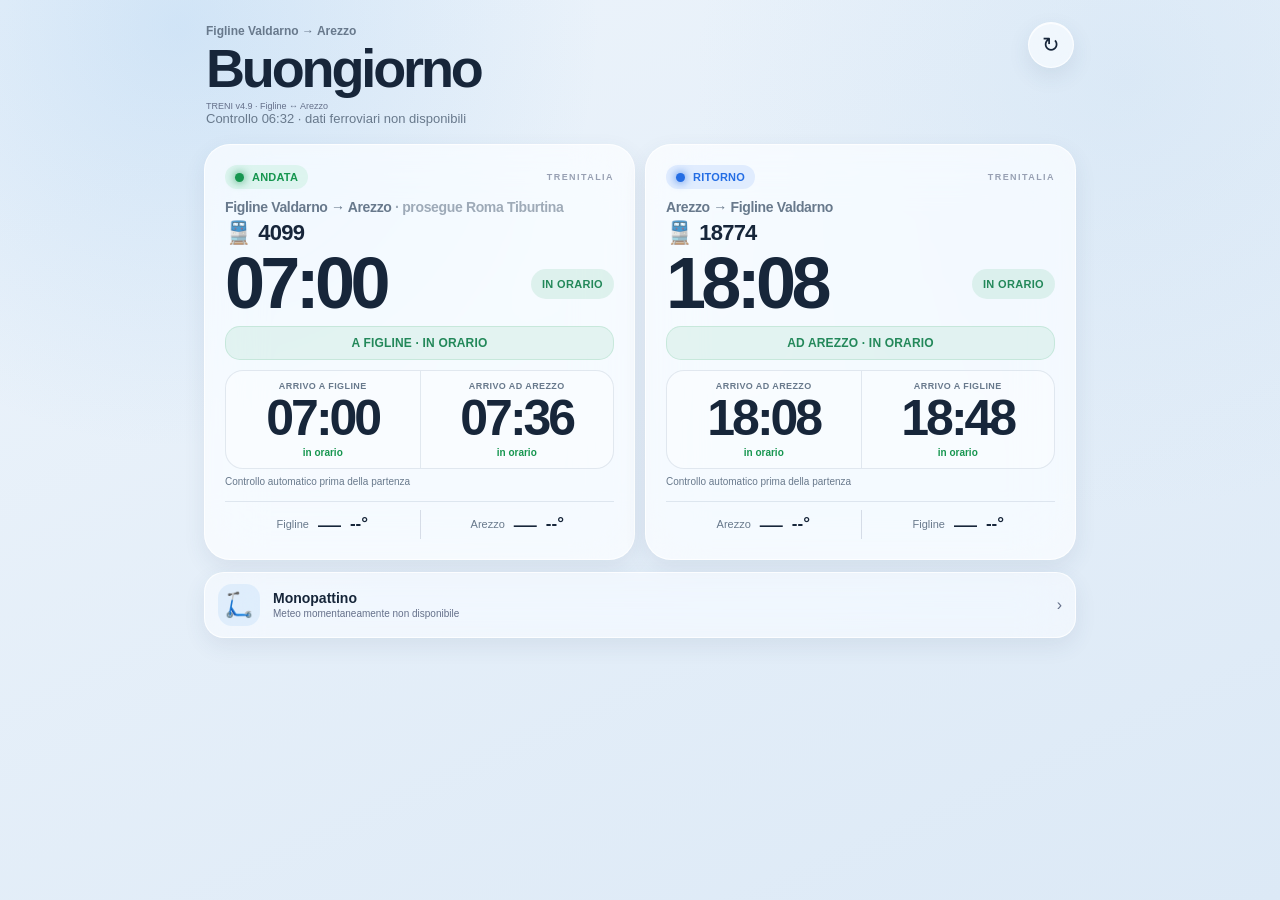
<file: index.html>
<!doctype html>
<html lang="it">
<head>
  <meta charset="utf-8">
<meta http-equiv="Cache-Control" content="no-cache, no-store, must-revalidate">
<meta http-equiv="Pragma" content="no-cache">
<meta http-equiv="Expires" content="0">
  <meta name="viewport" content="width=device-width,initial-scale=1,viewport-fit=cover">
  <meta name="theme-color" content="#f7f9fc" media="(prefers-color-scheme: light)">
  <meta name="theme-color" content="#080a0f" media="(prefers-color-scheme: dark)">
  <meta name="apple-mobile-web-app-capable" content="yes">
  <meta name="apple-mobile-web-app-status-bar-style" content="black-translucent">
  <meta name="apple-mobile-web-app-title" content="Treni Figline">
  <meta name="format-detection" content="telephone=no">
  <link rel="manifest" href="./manifest.webmanifest">
  <link rel="icon" href="./icon.svg" type="image/svg+xml">
  <title>Train</title>
  <style>
    :root{
      color-scheme:light dark;
      --bg:#f4f6fa;--text:#07122f;--muted:#65708a;--border:rgba(103,116,145,.22);
      --shadow:0 18px 50px rgba(54,72,104,.10);--green:#28c866;--orange:#ff8a2b;
      --red:#ff4d4f;--blue:#3478f6;--purple:#6c63ff;
    }
    *{box-sizing:border-box}
    html,body{margin:0;min-height:100%;background:
      radial-gradient(circle at 75% 6%,rgba(255,209,112,.18),transparent 24%),
      radial-gradient(circle at 12% 15%,rgba(130,170,255,.14),transparent 30%),var(--bg);
      color:var(--text);font-family:-apple-system,BlinkMacSystemFont,"SF Pro Display","Segoe UI",sans-serif;
      -webkit-font-smoothing:antialiased}
    body{min-height:100dvh;overflow-x:hidden}
    button{font:inherit;color:inherit;-webkit-tap-highlight-color:transparent}
    .app{width:min(100%,520px);min-height:100dvh;margin:0 auto;padding:
      max(14px,env(safe-area-inset-top)) max(14px,env(safe-area-inset-right))
      max(16px,env(safe-area-inset-bottom)) max(14px,env(safe-area-inset-left));position:relative}
    .hero{position:relative;min-height:174px;padding:10px 6px 12px;overflow:hidden;border-radius:0 0 34px 34px}
    .hero:before,.hero:after{content:"";position:absolute;pointer-events:none;z-index:-2}
    .hero:before{left:-15%;right:-12%;bottom:4px;height:88px;background:
      radial-gradient(ellipse at 13% 100%,rgba(102,126,162,.22) 0 44%,transparent 45%),
      radial-gradient(ellipse at 48% 105%,rgba(112,133,165,.20) 0 50%,transparent 51%),
      radial-gradient(ellipse at 83% 108%,rgba(83,110,150,.18) 0 49%,transparent 50%)}
    .hero:after{width:92px;height:92px;border-radius:50%;right:18px;top:70px;background:rgba(255,218,128,.24);box-shadow:0 0 55px rgba(255,211,102,.22);z-index:-3}
    .topline{display:flex;align-items:flex-start;justify-content:space-between;gap:10px}
    .route-mini{font-size:15px;color:var(--muted);margin-top:7px}
    h1{font-size:clamp(38px,11vw,54px);letter-spacing:-.055em;line-height:.94;margin:7px 0 10px;font-weight:760}
    .refresh-meta{font-size:13px;color:var(--muted)}
    .actions{display:flex;gap:8px}
    .circle{width:48px;height:48px;border:1px solid rgba(255,255,255,.58);background:rgba(255,255,255,.40);
      backdrop-filter:blur(22px);-webkit-backdrop-filter:blur(22px);border-radius:50%;display:grid;place-items:center;
      font-size:21px;box-shadow:inset 0 1px 0 rgba(255,255,255,.7),0 8px 28px rgba(43,60,90,.08);cursor:pointer}
    .circle:active{transform:scale(.985)}
    .cards{display:grid;gap:14px}
    .glass{background:linear-gradient(145deg,rgba(255,255,255,.78),rgba(255,255,255,.55));
      border:1px solid rgba(255,255,255,.76);backdrop-filter:blur(26px) saturate(145%);
      -webkit-backdrop-filter:blur(26px) saturate(145%);box-shadow:var(--shadow),inset 0 1px 0 rgba(255,255,255,.88)}
    .train-card{border-radius:30px;padding:18px 18px 15px;position:relative;overflow:hidden;min-height:310px}
    .train-card:after{content:"";position:absolute;right:-12px;top:70px;width:190px;height:100px;opacity:.10;
      background:linear-gradient(160deg,transparent 0 34%,rgba(65,89,126,.75) 35% 38%,transparent 39%),
      linear-gradient(180deg,transparent 0 58%,rgba(65,89,126,.55) 59% 64%,transparent 65%);transform:skewX(-8deg);pointer-events:none}
    .card-head{display:flex;align-items:center;justify-content:space-between;gap:10px}
    .trip-pill{display:inline-flex;align-items:center;gap:8px;padding:7px 13px;border-radius:999px;font-size:13px;font-weight:780;letter-spacing:.02em}
    .trip-pill.out{color:#179650;background:rgba(40,200,102,.10)} .trip-pill.back{color:#246de4;background:rgba(52,120,246,.11)}
    .dot{width:9px;height:9px;border-radius:50%;background:currentColor;box-shadow:0 0 10px currentColor}
    .brand{font-size:10px;font-weight:750;letter-spacing:.16em;color:#98a0b3}
    .route-line{font-size:19px;font-weight:650;letter-spacing:-.025em;margin-top:13px}
    .train-number{display:flex;align-items:center;gap:10px;margin-top:8px;font-size:32px;font-weight:780;letter-spacing:-.035em}
    .train-glyph{font-size:26px;opacity:.82}
    .main-row{display:flex;align-items:end;justify-content:space-between;gap:12px;margin-top:3px}
    .departure{font-size:clamp(58px,18vw,82px);font-weight:790;letter-spacing:-.065em;line-height:.93}
    .status-pill{display:inline-flex;align-items:center;justify-content:center;gap:8px;min-width:128px;padding:12px 14px;border-radius:999px;
      font-size:15px;font-weight:800;letter-spacing:.03em;box-shadow:0 9px 24px rgba(0,0,0,.09)}
    .status-pill.ok{background:linear-gradient(135deg,#35cf73,#22ba5b);color:#fff}
    .status-pill.delay{background:linear-gradient(135deg,#ff9f43,#ff7b20);color:#fff}
    .status-pill.bad{background:linear-gradient(135deg,#ff625f,#eb3438);color:#fff}
    .status-pill.neutral{background:rgba(119,130,151,.13);color:var(--muted);box-shadow:none}
    .punctuality{display:flex;align-items:center;justify-content:center;width:100%;margin-top:12px;padding:11px 14px;border-radius:16px;font-size:15px;font-weight:900;letter-spacing:.015em;border:1px solid transparent;box-shadow:0 8px 22px rgba(0,0,0,.06)}
    .punctuality.ok{color:#0d7a3d;background:linear-gradient(135deg,rgba(40,200,102,.18),rgba(40,200,102,.09));border-color:rgba(40,200,102,.32)}
    .punctuality.late{color:#fff;background:linear-gradient(135deg,#ff625f,#e73a40);border-color:rgba(255,77,79,.45);box-shadow:0 10px 24px rgba(231,58,64,.20)}
    .punctuality.early{color:#1e63c9;background:linear-gradient(135deg,rgba(52,120,246,.18),rgba(52,120,246,.09));border-color:rgba(52,120,246,.30)}
    .punctuality.bad{color:#fff;background:linear-gradient(135deg,#ff3b30,#c71f2a);border-color:rgba(255,59,48,.48);box-shadow:0 10px 24px rgba(199,31,42,.22)}
    .timing-split{display:grid;grid-template-columns:1fr 1fr;margin-top:10px;border:1px solid rgba(82,96,126,.22);border-radius:18px;overflow:hidden;background:rgba(255,255,255,.36);box-shadow:inset 0 1px 0 rgba(255,255,255,.75)}
    .timing-cell{position:relative;padding:11px 7px 10px;text-align:center;min-width:0}
    .timing-cell:first-child{background:rgba(40,200,102,.055)}
    .timing-cell:last-child{background:rgba(52,120,246,.055)}
    .timing-cell+.timing-cell{border-left:3px solid rgba(92,104,132,.28)}
    .timing-label{font-size:10px;font-weight:850;letter-spacing:.045em;color:var(--muted);text-transform:uppercase;white-space:nowrap}
    .timing-time{font-size:52px;font-weight:900;letter-spacing:-.06em;margin-top:4px;line-height:.95;white-space:nowrap}
    .timing-delta{font-size:11px;font-weight:850;margin-top:4px;color:var(--muted)}
    .timing-delta.late{color:#d6373e}.timing-delta.early{color:#246de4}.timing-delta.ok{color:#179650}
    .subinfo{font-size:14px;color:#4e5a75;margin-top:7px;min-height:19px}
    .live-note{font-size:10px;color:#8791a7;margin-top:5px;min-height:14px}
    .divider{height:1px;background:var(--border);margin:13px 0 10px}
    .weather-strip{display:grid;grid-template-columns:1fr 1fr;align-items:center}
    .weather-item{display:flex;align-items:center;justify-content:center;gap:9px;min-width:0;padding:4px 6px}
    .weather-item+.weather-item{border-left:1px solid var(--border)}
    .weather-city{font-size:13px;color:#42516f;white-space:nowrap}.weather-ico{font-size:27px;line-height:1}
    .weather-temp{font-size:20px;font-weight:700;white-space:nowrap}
    .scooter{border-radius:25px;padding:13px 15px;display:flex;align-items:center;gap:13px;margin-top:14px}
    .scooter-icon{width:45px;height:45px;border-radius:15px;display:grid;place-items:center;font-size:24px;background:rgba(108,99,255,.10)}
    .scooter-copy{min-width:0;flex:1}.scooter-title{font-weight:750;font-size:16px}.scooter-sub{font-size:12px;color:var(--muted);margin-top:2px}
    .notice{display:none;margin:0 0 12px;padding:10px 12px;border-radius:16px;background:rgba(255,138,43,.12);color:#a75a15;
      font-size:12px;border:1px solid rgba(255,138,43,.18)} .notice.show{display:block}
    .footer{text-align:center;color:#a0a7b8;font-size:8px;letter-spacing:.28em;margin:15px 0 0;text-transform:uppercase}
    @media(max-height:760px){
      .app{padding-top:max(8px,env(safe-area-inset-top))}.hero{min-height:128px}.hero:after{top:44px}
      h1{font-size:37px;margin:4px 0 6px}.route-mini{margin-top:2px;font-size:13px}.refresh-meta{font-size:11px}
      .circle{width:42px;height:42px;font-size:18px}.cards{gap:9px}.train-card{min-height:0;padding:14px 15px 12px;border-radius:25px}
      .trip-pill{padding:5px 10px;font-size:11px}.route-line{font-size:16px;margin-top:8px}.train-number{font-size:26px;margin-top:5px}.timing-time{font-size:48px!important}
      .train-glyph{font-size:21px}.departure{font-size:55px}.status-pill{padding:9px 11px;min-width:111px;font-size:13px}
      .subinfo{font-size:12px;margin-top:4px}.live-note{font-size:9px}.divider{margin:9px 0 6px}
      .weather-ico{font-size:22px}.weather-temp{font-size:17px}.weather-city{font-size:11px}
      .scooter{padding:9px 12px;margin-top:9px}.scooter-icon{width:38px;height:38px;font-size:20px}.scooter-title{font-size:14px}.scooter-sub{font-size:10px}.footer{display:none}
    }
    @media(min-width:700px){
      .app{width:min(100%,980px);padding:24px}.hero{min-height:160px;padding-inline:14px}.cards{grid-template-columns:1fr 1fr}
      .scooter{grid-column:1/-1}.train-card{min-height:360px}.departure{font-size:76px}.timing-time{font-size:58px}
    }
    @media(prefers-color-scheme:dark){
      :root{--bg:#080a0f;--text:#f5f7ff;--muted:#9aa5bd;--border:rgba(255,255,255,.13);--shadow:0 18px 60px rgba(0,0,0,.26)}
      .glass{background:linear-gradient(145deg,rgba(35,40,53,.82),rgba(18,21,30,.69));border-color:rgba(255,255,255,.12);box-shadow:var(--shadow),inset 0 1px 0 rgba(255,255,255,.10)}
      .circle{background:rgba(40,44,57,.65);border-color:rgba(255,255,255,.11)}.subinfo,.weather-city{color:#b8c1d4}.timing-split{background:rgba(255,255,255,.035);border-color:rgba(255,255,255,.13)}.timing-cell:first-child{background:rgba(40,200,102,.07)}.timing-cell:last-child{background:rgba(52,120,246,.07)}.timing-cell+.timing-cell{border-left-color:rgba(255,255,255,.22)}.punctuality.ok{color:#77e6a2}.punctuality.late{color:#ff8b8e}.punctuality.early{color:#8fb8ff}
    }
  </style>

<script>
(function(){
  try{
    const UI_BUILD="54";
    const u=new URL(location.href);
    if(u.searchParams.get("build")!==UI_BUILD){
      u.searchParams.set("build",UI_BUILD);
      location.replace(u.toString());
      return;
    }
  }catch(e){}

  try{
    if("serviceWorker" in navigator){
      navigator.serviceWorker.getRegistrations().then(function(rs){
        return Promise.all(rs.map(function(r){return r.unregister();}));
      }).catch(function(){});
    }
    if("caches" in window){
      caches.keys().then(function(keys){
        return Promise.all(keys.map(function(k){return caches.delete(k);}));
      }).catch(function(){});
    }
  }catch(e){}
})();
</script>

  <link rel="stylesheet" href="./train-ios27.css?v=50">
</head>
<body>
<main class="app">
  <section class="hero">
    <div class="topline">
      <div>
        <div class="route-mini">Figline Valdarno → Arezzo</div>
        <h1 id="greeting">Buongiorno</h1><div style="font-size:9px;color:var(--muted);margin-top:4px">TRENI v4.9 · Figline ↔ Arezzo</div>
        <div id="refreshMeta" class="refresh-meta">Caricamento dati…</div>
      </div>
      <div class="actions"><button id="refreshBtn" class="circle" type="button" aria-label="Aggiorna">↻</button></div>
    </div>
  </section>

  <div id="notice" class="notice"></div>

  <section class="cards">
    <article class="train-card glass">
      <div class="card-head"><span class="trip-pill out"><span class="dot"></span>ANDATA</span><span class="brand">TRENITALIA</span></div>
      <div class="route-line">Figline Valdarno → Arezzo <span style="opacity:.62">· prosegue Roma Tiburtina</span></div>
      <div class="train-number"><span class="train-glyph">🚆</span><span id="outTrainNumber">4099</span></div>
      <div class="main-row"><div id="outDeparture" class="departure">07:00</div><div id="outStatus" class="status-pill neutral">PROGRAMMATO</div></div>
      <div id="outPunctuality" class="punctuality ok">A FIGLINE · IN ORARIO</div><div id="outInfo" class="timing-split">
        <div class="timing-cell"><div class="timing-label">Arrivo a Figline</div><div id="outBoardTime" class="timing-time">07:00</div><div id="outBoardDelta" class="timing-delta ok">in orario</div></div>
        <div class="timing-cell"><div class="timing-label">Arrivo ad Arezzo</div><div id="outDestTime" class="timing-time">07:36</div><div id="outDestDelta" class="timing-delta ok">in orario</div></div>
      </div>
      <div id="outLive" class="live-note">Dati live in caricamento…</div>
      <div class="divider"></div>
      <div class="weather-strip">
        <div class="weather-item"><span class="weather-city">Figline</span><span id="fmI" class="weather-ico">—</span><span id="fmT" class="weather-temp">--°</span></div>
        <div class="weather-item"><span class="weather-city">Arezzo</span><span id="amI" class="weather-ico">—</span><span id="amT" class="weather-temp">--°</span></div>
      </div>
    </article>

    <article class="train-card glass">
      <div class="card-head"><span class="trip-pill back"><span class="dot"></span>RITORNO</span><span class="brand">TRENITALIA</span></div>
      <div class="route-line">Arezzo → Figline Valdarno</div>
      <div class="train-number"><span class="train-glyph">🚆</span><span id="backTrainNumber">18774</span></div>
      <div class="main-row"><div id="backDeparture" class="departure">18:08</div><div id="backStatus" class="status-pill neutral">PROGRAMMATO</div></div>
      <div id="backPunctuality" class="punctuality ok">AD AREZZO · IN ORARIO</div><div id="backInfo" class="timing-split">
        <div class="timing-cell"><div class="timing-label">Arrivo ad Arezzo</div><div id="backBoardTime" class="timing-time">18:08</div><div id="backBoardDelta" class="timing-delta ok">in orario</div></div>
        <div class="timing-cell"><div class="timing-label">Arrivo a Figline</div><div id="backDestTime" class="timing-time">18:48</div><div id="backDestDelta" class="timing-delta ok">in orario</div></div>
      </div>
      <div id="backLive" class="live-note">Dati live in caricamento…</div>
      <div class="divider"></div>
      <div class="weather-strip">
        <div class="weather-item"><span class="weather-city">Arezzo</span><span id="aeI" class="weather-ico">—</span><span id="aeT" class="weather-temp">--°</span></div>
        <div class="weather-item"><span class="weather-city">Figline</span><span id="feI" class="weather-ico">—</span><span id="feT" class="weather-temp">--°</span></div>
      </div>
    </article>

    <aside class="scooter glass">
      <div class="scooter-icon">🛴</div>
      <div class="scooter-copy"><div class="scooter-title">Monopattino</div><div id="scooterNote" class="scooter-sub">Controlla pioggia e ritardo prima di uscire</div></div>
      <div style="color:var(--muted)">›</div>
    </aside>
  </section>
  <div class="footer">piccoli viaggi · grandi giorni</div>
</main>

<script>
(()=>{
"use strict";
const VERSION="4.9-live-data-branch";
const FIGLINE={lat:43.6198,lon:11.4719}, AREZZO={lat:43.4633,lon:11.8796};
const $=s=>document.querySelector(s);
const ui={
 greeting:$("#greeting"),meta:$("#refreshMeta"),refresh:$("#refreshBtn"),notice:$("#notice"),
 outTrainNumber:$("#outTrainNumber"),outDeparture:$("#outDeparture"),outStatus:$("#outStatus"),outPunctuality:$("#outPunctuality"),outInfo:$("#outInfo"),outLive:$("#outLive"),outBoardTime:$("#outBoardTime"),outBoardDelta:$("#outBoardDelta"),outDestTime:$("#outDestTime"),outDestDelta:$("#outDestDelta"),
 backTrainNumber:$("#backTrainNumber"),backDeparture:$("#backDeparture"),backStatus:$("#backStatus"),backPunctuality:$("#backPunctuality"),backInfo:$("#backInfo"),backLive:$("#backLive"),backBoardTime:$("#backBoardTime"),backBoardDelta:$("#backBoardDelta"),backDestTime:$("#backDestTime"),backDestDelta:$("#backDestDelta"),
 fmI:$("#fmI"),fmT:$("#fmT"),amI:$("#amI"),amT:$("#amT"),aeI:$("#aeI"),aeT:$("#aeT"),feI:$("#feI"),feT:$("#feT"),
 scooter:$("#scooterNote")
};
function romeDateParts(date=new Date()){
 const p=new Intl.DateTimeFormat("en-CA",{timeZone:"Europe/Rome",year:"numeric",month:"2-digit",day:"2-digit",hour:"2-digit",minute:"2-digit",hourCycle:"h23"}).formatToParts(date);
 return Object.fromEntries(p.filter(x=>x.type!=="literal").map(x=>[x.type,x.value]));
}
function todayRome(){const p=romeDateParts();return `${p.year}-${p.month}-${p.day}`}
function clock(date=new Date()){const p=romeDateParts(date);return `${p.hour}:${p.minute}`}
function setGreeting(){const h=Number(romeDateParts().hour);ui.greeting.textContent=h<12?"Buongiorno":h<18?"Buon pomeriggio":"Buonasera"}
function statusClass(el,c){el.className="status-pill "+c}

function resetForNewDay(){
 const today=todayRome();
 const replacement=today>="2026-10-12" && today<="2026-12-04";
 ui.outTrainNumber.textContent=replacement?"34221":"4099";
 ui.backTrainNumber.textContent="18774";
 ui.outDeparture.textContent=replacement?"06:55":"07:00";
 ui.backDeparture.textContent="18:08";

 ui.outStatus.textContent="IN ORARIO"; statusClass(ui.outStatus,"ok");
 ui.backStatus.textContent="IN ORARIO"; statusClass(ui.backStatus,"ok");

 ui.outPunctuality.textContent="A FIGLINE · IN ORARIO";
 ui.outPunctuality.className="punctuality ok";
 ui.backPunctuality.textContent="AD AREZZO · IN ORARIO";
 ui.backPunctuality.className="punctuality ok";

 ui.outBoardTime.textContent=replacement?"06:55":"07:00";
 ui.outDestTime.textContent=replacement?"07:31":"07:36";
 ui.backBoardTime.textContent="18:08";
 ui.backDestTime.textContent="18:48";

 for(const el of [ui.outBoardDelta,ui.outDestDelta,ui.backBoardDelta,ui.backDestDelta]){
   el.textContent="in orario";
   el.className="timing-delta ok";
 }
 ui.outLive.textContent="Controllo automatico prima della partenza";
 ui.backLive.textContent="Controllo automatico prima della partenza";
}

function dataAgeMinutes(iso){
 if(!iso)return Infinity;
 const t=Date.parse(iso); if(!Number.isFinite(t))return Infinity;
 return Math.max(0,(Date.now()-t)/60000);
}
function dataClock(iso){
 const t=Date.parse(iso); if(!Number.isFinite(t))return "--:--";
 return clock(new Date(t));
}
let lastTrainGeneratedAt=null;

function renderTrain(key,d){
 const dep=key==="out"?ui.outDeparture:ui.backDeparture, st=key==="out"?ui.outStatus:ui.backStatus,
 punct=key==="out"?ui.outPunctuality:ui.backPunctuality,
 inf=key==="out"?ui.outInfo:ui.backInfo, live=key==="out"?ui.outLive:ui.backLive;
 const trainNumberEl=key==="out"?ui.outTrainNumber:ui.backTrainNumber;
 if(d?.number)trainNumberEl.textContent=d.number;
 if(d?.departureScheduled)dep.textContent=d.departureScheduled;
 const staleSource=d?.liveAvailable===false || (d?.dataDate && d.dataDate!==todayRome());
 const departed=Boolean(d?.departureActual || d?.started===true || d?.status==="DEPARTED");
 if(staleSource && !departed){
   st.textContent="DATI NON LIVE";statusClass(st,"delay");
   const stationLabel=key==="out"?"A FIGLINE":"AD AREZZO";
   punct.textContent=`${stationLabel} · VERIFICA NON DISPONIBILE`;
   punct.className="punctuality neutral";
   const boardTimeEl=key==="out"?ui.outBoardTime:ui.backBoardTime;
   const boardDeltaEl=key==="out"?ui.outBoardDelta:ui.backBoardDelta;
   const destTimeEl=key==="out"?ui.outDestTime:ui.backDestTime;
   const destDeltaEl=key==="out"?ui.outDestDelta:ui.backDestDelta;
   boardTimeEl.textContent=d?.boardingArrivalScheduled||d?.departureScheduled||"--:--";
   destTimeEl.textContent=d?.arrivalScheduled||"--:--";
   boardDeltaEl.textContent="non verificato";boardDeltaEl.className="timing-delta";
   destDeltaEl.textContent="non verificato";destDeltaEl.className="timing-delta";
   live.textContent="Controllo live non riuscito · nuovo tentativo automatico";
   return;
 }
 let cls="neutral",txt="IN ORARIO";
 const boardingDelay=Number(d?.boardingDelayMinutes ?? d?.delayMinutes ?? 0);
 if(d?.cancelled){txt="SOPPRESSO";cls="bad"}
 else if(departed){
   txt=boardingDelay>0?`PARTITO +${Math.round(boardingDelay)}`:"PARTITO";
   cls=boardingDelay>=15?"bad":boardingDelay>0?"delay":"ok";
 }
 else if(boardingDelay>0){
   txt=`+ ${Math.round(boardingDelay)} MIN`;
   cls=boardingDelay>=15?"bad":"delay";
 }else{
   txt="IN ORARIO";cls="ok";
 }
 st.textContent=txt;statusClass(st,cls);

 const stationLabel=key==="out"?"A FIGLINE":"AD AREZZO";
 let pTxt="IN ORARIO",pCls="ok";
 if(d?.cancelled){pTxt="SOPPRESSO";pCls="bad"}
 else if(boardingDelay>0){pTxt=`+ ${Math.round(boardingDelay)} MIN`;pCls="late"}
 else if(boardingDelay<0){pTxt=`− ${Math.abs(Math.round(boardingDelay))} MIN`;pCls="early"}
 punct.textContent=`${stationLabel} · ${pTxt}`;
 punct.className="punctuality "+pCls;

 const boardTime=d?.boardingArrivalActual||d?.boardingArrivalExpected||d?.departureExpected||d?.departureScheduled||"--:--";
 const destTime=d?.arrivalActual||d?.arrivalExpected||d?.arrivalScheduled||"--:--";
 const destDelay=Number(d?.destinationDelayMinutes ?? d?.delayMinutes ?? 0);
 const boardTimeEl=key==="out"?ui.outBoardTime:ui.backBoardTime;
 const boardDeltaEl=key==="out"?ui.outBoardDelta:ui.backBoardDelta;
 const destTimeEl=key==="out"?ui.outDestTime:ui.backDestTime;
 const destDeltaEl=key==="out"?ui.outDestDelta:ui.backDestDelta;
 const deltaView=(mins)=>{
   const n=Math.round(Number(mins)||0);
   if(n>0)return {text:`+${n} min`,cls:"late"};
   if(n<0)return {text:`−${Math.abs(n)} min`,cls:"early"};
   return {text:"in orario",cls:"ok"};
 };
 const bd=deltaView(boardingDelay),dd=deltaView(destDelay);
 boardTimeEl.textContent=boardTime; boardDeltaEl.textContent=bd.text; boardDeltaEl.className="timing-delta "+bd.cls;
 destTimeEl.textContent=destTime; destDeltaEl.textContent=dd.text; destDeltaEl.className="timing-delta "+dd.cls;
 let bits=[];
 if(d?.departureActual)bits.push(`Partenza effettiva ${d.departureActual}`);
 else if(departed && d?.boardingArrivalActual)bits.push(`Partito · passaggio alla stazione di salita ${d.boardingArrivalActual}`);
 else if(departed)bits.push("Partito");
 else if(d?.trainStarted && d?.lastDetection)bits.push(`Treno in viaggio · ultimo rilevamento: ${d.lastDetection}`);
 else if(d?.lastDetection && d.lastDetection!=="--")bits.push(`Ultimo rilevamento: ${d.lastDetection}`);
 if(d?.dataDate && d.dataDate!==todayRome())bits.push("dato non odierno");
 if(d?.provisional)bits.push("controllo automatico prima della partenza");
 else if(d?.staleLive||d?.fetchError)bits.push("ultimo dato verificato mantenuto · nuovo controllo in corso");
 live.textContent=bits.length?bits.join(" · "):"Stato live ViaggiaTreno";
}
function weatherIcon(code){
 code=Number(code);if(code===0)return"☀️";if([1,2].includes(code))return"🌤️";if(code===3)return"☁️";
 if([45,48].includes(code))return"🌫️";if([51,53,55,56,57].includes(code))return"🌦️";
 if([61,63,65,66,67,80,81,82].includes(code))return"🌧️";if([71,73,75,77,85,86].includes(code))return"🌨️";
 if([95,96,99].includes(code))return"⛈️";return"🌥️";
}
async function forecast(point){
 const q=new URLSearchParams({latitude:String(point.lat),longitude:String(point.lon),hourly:"temperature_2m,weather_code,precipitation_probability",timezone:"Europe/Rome",forecast_days:"1"});
 const r=await fetch(`https://api.open-meteo.com/v1/forecast?${q}`,{cache:"no-store"});if(!r.ok)throw new Error("meteo");return r.json();
}
function atHour(d,h){
 const hh=String(h).padStart(2,"0")+":00",times=d?.hourly?.time||[];let i=times.findIndex(x=>x.endsWith(hh));if(i<0)i=0;
 return {temp:Math.round(d.hourly.temperature_2m[i]),code:d.hourly.weather_code[i],rain:Number(d.hourly.precipitation_probability[i]||0)}
}
function putWeather(o,ico,temp){ico.textContent=weatherIcon(o.code);temp.textContent=`${o.temp}°`}
async function loadWeather(){
 try{
  const [f,a]=await Promise.all([forecast(FIGLINE),forecast(AREZZO)]);
  const fm=atHour(f,7),am=atHour(a,8),ae=atHour(a,18),fe=atHour(f,19);
  putWeather(fm,ui.fmI,ui.fmT);putWeather(am,ui.amI,ui.amT);putWeather(ae,ui.aeI,ui.aeT);putWeather(fe,ui.feI,ui.feT);
  const wet=[fm,am,ae,fe].some(x=>x.rain>=45||["🌧️","⛈️","🌨️"].includes(weatherIcon(x.code)));
  ui.scooter.textContent=wet?"Possibile pioggia: controlla prima di partire col monopattino":"Meteo favorevole: controlla comunque lo stato del treno prima di uscire";
 }catch(e){ui.scooter.textContent="Meteo momentaneamente non disponibile"}
}
async function loadTrains(){
 const r=await fetch(`https://raw.githubusercontent.com/MarcoVeneri/Train/live-data/data/trains.json?v=${Date.now()}`,{cache:"no-store",mode:"cors"});
 if(!r.ok)throw new Error("Dati ferroviari non disponibili");
 const data=await r.json();
 lastTrainGeneratedAt=data?.generatedAt||null;
 const staleDay=data?.dataDate && data.dataDate!==todayRome();

 // A mezzanotte non mostriamo più ritardi/stati del giorno precedente.
 // Restiamo in attesa finché il backend non pubblica il primo dato del nuovo giorno.
 if(staleDay){
   resetForNewDay();
   ui.notice.classList.remove("show");
   return data;
 }

 renderTrain("out",data?.trains?.["4099"]);renderTrain("back",data?.trains?.["18774"]);
 const age=dataAgeMinutes(data?.generatedAt);
 const hardSourceFailed=Object.values(data?.trains||{}).some(x=>x?.liveAvailable===false || (x?.dataDate && x.dataDate!==todayRome()));
 const provisional=Object.values(data?.trains||{}).some(x=>x?.provisional===true);
 const nowParts=romeDateParts();
 const hm=Number(nowParts.hour)*60+Number(nowParts.minute);
 const activeWindow=(hm>=360&&hm<=570)||(hm>=1020&&hm<=1260);
 if(hardSourceFailed){
   ui.notice.textContent="Dati live momentaneamente non disponibili.";
   ui.notice.classList.add("show");
 }else if(age>25 && activeWindow && !provisional){
   ui.notice.textContent=`Ultimo controllo ferroviario ${Math.round(age)} minuti fa.`;
   ui.notice.classList.add("show");
   for(const el of [ui.outStatus,ui.backStatus]){
     if(el.textContent==="IN ORARIO"){el.textContent="DATI NON LIVE";statusClass(el,"delay")}
   }
 }else{ui.notice.classList.remove("show")}
 return data;
}
async function refreshAll(){
 ui.refresh.disabled=true;ui.refresh.textContent="…";let trainOk=false;
 try{await loadTrains();trainOk=true}catch(e){
  ui.notice.textContent="Dati live dei treni momentaneamente non disponibili. Gli orari programmati restano visibili.";
  ui.notice.classList.add("show");
 }
 await loadWeather();
 ui.meta.textContent=trainOk&&lastTrainGeneratedAt?`Dati ${dataClock(lastTrainGeneratedAt)} · aggiornamento automatico ogni 5 min`:`Controllo ${clock()} · dati ferroviari non disponibili`;
 ui.refresh.disabled=false;ui.refresh.textContent="↻";
}
ui.refresh.addEventListener("click",refreshAll);
document.addEventListener("visibilitychange",()=>{if(document.visibilityState==="visible")refreshAll()});

let activeDay=todayRome();
function watchDayChange(){
 const nowDay=todayRome();
 if(nowDay!==activeDay){
   activeDay=nowDay;
   resetForNewDay();
   ui.notice.classList.remove("show");
   refreshAll();
 }
}

setGreeting();
resetForNewDay();
setInterval(setGreeting,60000);
setInterval(watchDayChange,15000);
refreshAll();
setInterval(refreshAll,120000);
})();
</script>
</body></html>
</file>
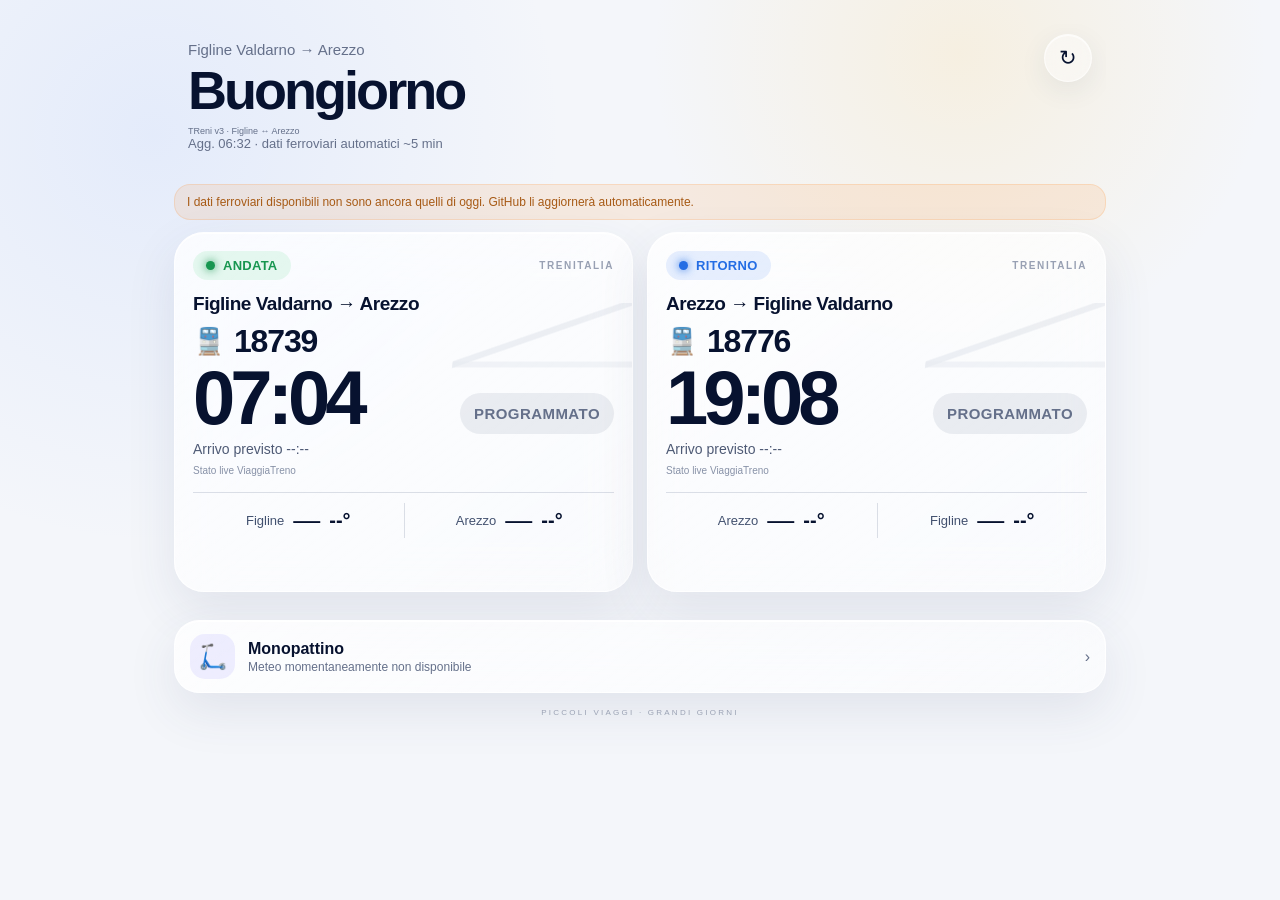
<file: reset-treno-v3.html>
<!doctype html>
<html lang="it"><head>
<meta charset="utf-8"><meta name="viewport" content="width=device-width,initial-scale=1">
<meta http-equiv="Cache-Control" content="no-cache, no-store, must-revalidate">
<title>Reset Treni v3</title>
<style>body{font-family:-apple-system,BlinkMacSystemFont,sans-serif;padding:30px;background:#f4f6fa;color:#111}
.box{max-width:520px;margin:auto;padding:22px;border-radius:22px;background:#fff;border:1px solid #ddd}</style>
</head><body><div class="box"><h2>Treni v3</h2><p id="s">Pulizia vecchia app…</p></div>
<script>
(async function(){
 try{
   if("serviceWorker" in navigator){
     const rs=await navigator.serviceWorker.getRegistrations();
     await Promise.all(rs.map(r=>r.unregister()));
   }
   if("caches" in window){
     const keys=await caches.keys();
     await Promise.all(keys.map(k=>caches.delete(k)));
   }
 }catch(e){}
 document.getElementById("s").textContent="Fatto. Apro la dashboard treni…";
 setTimeout(()=>location.replace("./treno-v3.html?build=3&t="+Date.now()),600);
})();
</script></body></html>
</file>
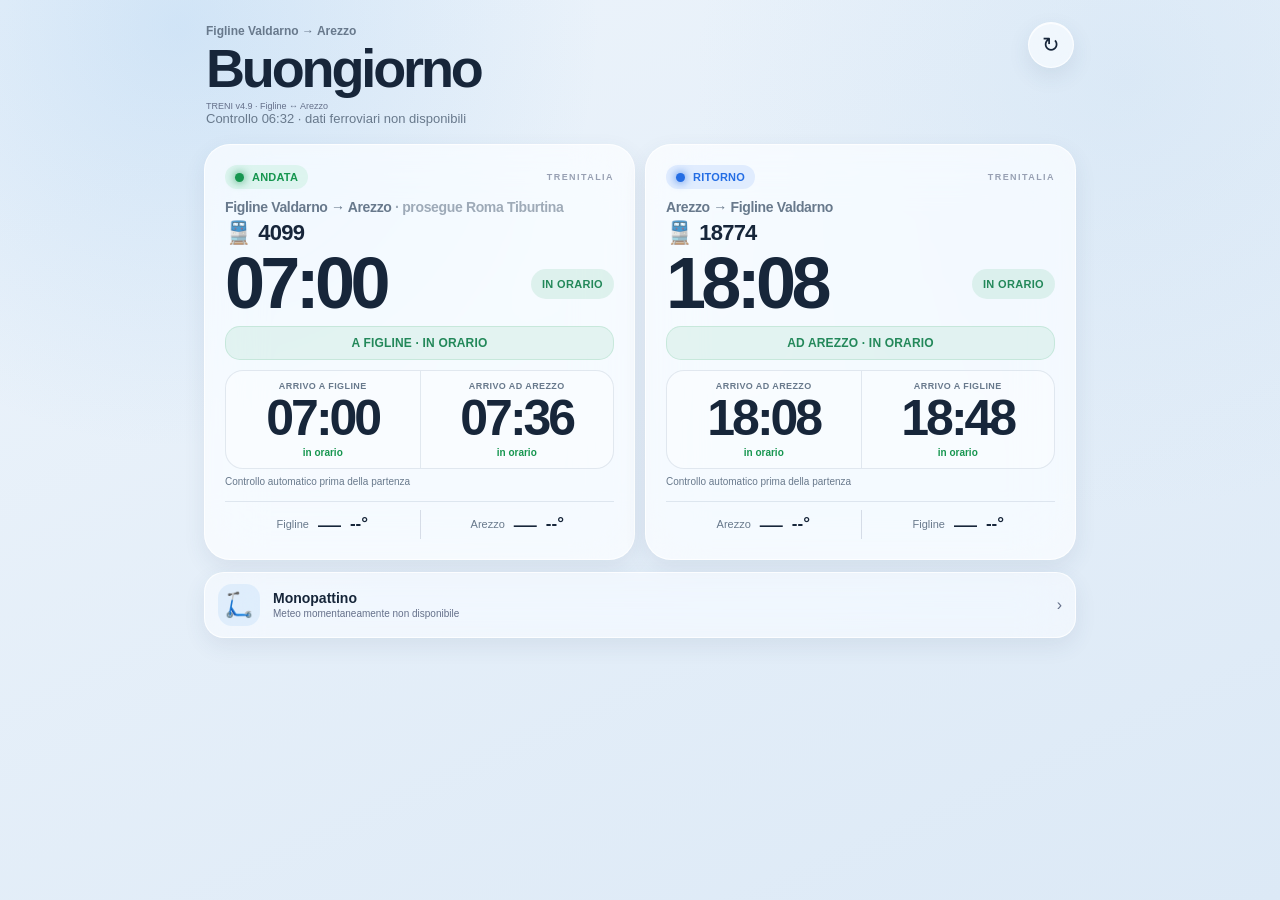
<file: reset-treno-v4.html>
<!doctype html>
<html lang="it"><head>
<meta charset="utf-8"><meta name="viewport" content="width=device-width,initial-scale=1">
<meta http-equiv="Cache-Control" content="no-cache, no-store, must-revalidate">
<title>Reset Treni v4</title>
<style>body{font-family:-apple-system,BlinkMacSystemFont,sans-serif;padding:30px;background:#f4f6fa;color:#111}
.box{max-width:520px;margin:auto;padding:22px;border-radius:22px;background:#fff;border:1px solid #ddd}</style>
</head><body><div class="box"><h2>Treni v4</h2><p id="s">Pulizia vecchia app…</p></div>
<script>
(async function(){
 try{
   if("serviceWorker" in navigator){
     const rs=await navigator.serviceWorker.getRegistrations();
     await Promise.all(rs.map(r=>r.unregister()));
   }
   if("caches" in window){
     const keys=await caches.keys();
     await Promise.all(keys.map(k=>caches.delete(k)));
   }
 }catch(e){}
 document.getElementById("s").textContent="Fatto. Apro la dashboard treni v4…";
 setTimeout(()=>location.replace("./treno-v4.html?build=4&t="+Date.now()),600);
})();
</script></body></html>
</file>
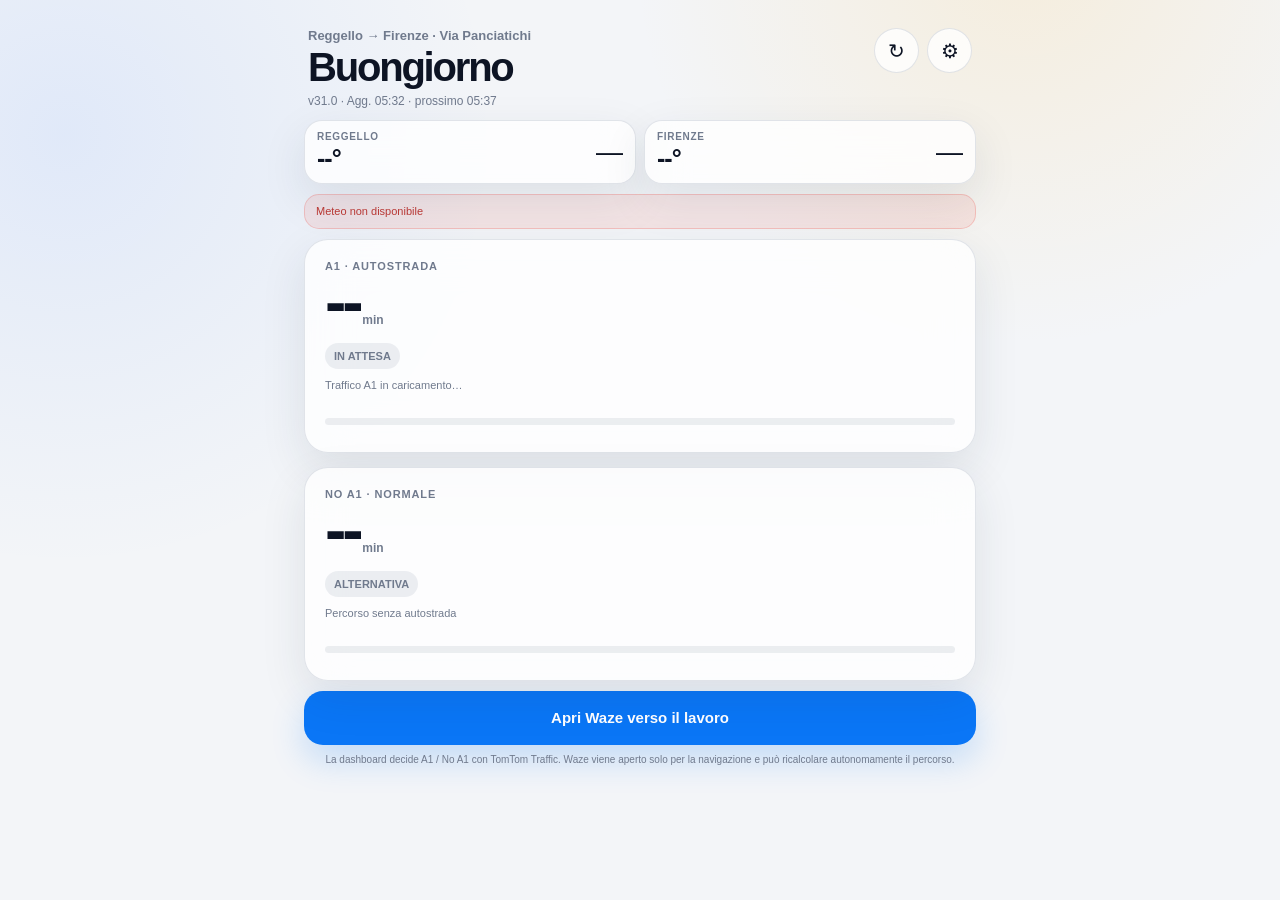
<file: reset-v31.html>
<!doctype html>
<html lang="it"><head>
<meta charset="utf-8"><meta name="viewport" content="width=device-width,initial-scale=1">
<title>Reset Mattino v31</title>
<style>body{font-family:-apple-system,BlinkMacSystemFont,sans-serif;padding:30px;background:#f4f6f9;color:#111}
.box{max-width:520px;margin:auto;padding:22px;border-radius:22px;background:white;border:1px solid #ddd}
</style>
</head><body><div class="box"><h2>Pulizia Mattino v31</h2><p id="s">Pulizia cache in corso…</p></div>
<script>
(async function(){
 try{
   if("serviceWorker" in navigator){
     const regs=await navigator.serviceWorker.getRegistrations();
     await Promise.all(regs.map(r=>r.unregister()));
   }
   if("caches" in window){
     const keys=await caches.keys();
     await Promise.all(keys.map(k=>caches.delete(k)));
   }
 }catch(e){}
 document.getElementById("s").textContent="Pulizia completata. Apro la versione v31…";
 setTimeout(()=>location.replace("./v31.html?v=31&t="+Date.now()),700);
})();
</script></body></html>
</file>
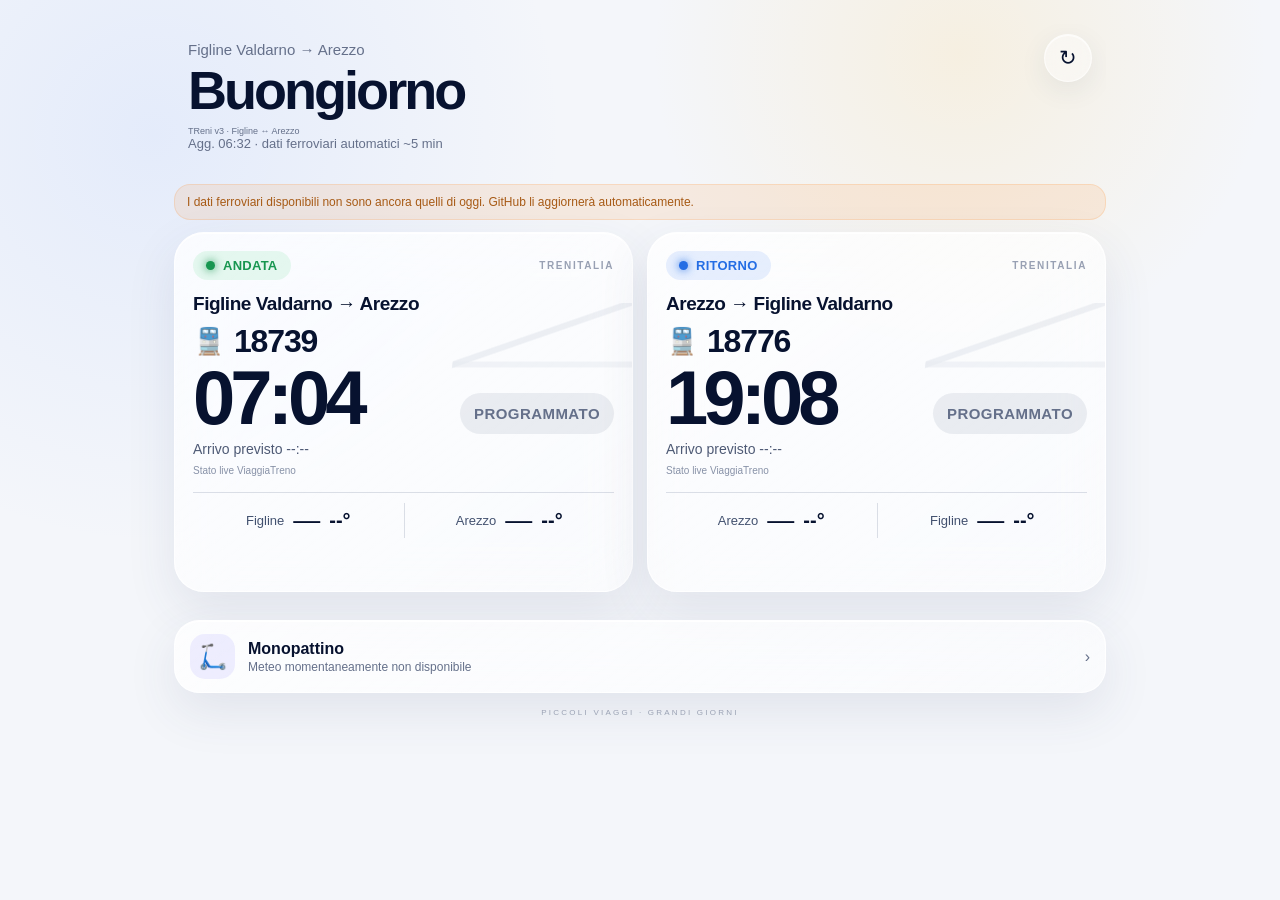
<file: treno-v3.html>
<!doctype html>
<html lang="it">
<head>
  <meta charset="utf-8">
<meta http-equiv="Cache-Control" content="no-cache, no-store, must-revalidate">
<meta http-equiv="Pragma" content="no-cache">
<meta http-equiv="Expires" content="0">
  <meta name="viewport" content="width=device-width,initial-scale=1,viewport-fit=cover">
  <meta name="theme-color" content="#f7f9fc" media="(prefers-color-scheme: light)">
  <meta name="theme-color" content="#080a0f" media="(prefers-color-scheme: dark)">
  <meta name="apple-mobile-web-app-capable" content="yes">
  <meta name="apple-mobile-web-app-status-bar-style" content="black-translucent">
  <meta name="apple-mobile-web-app-title" content="Treni Figline">
  <meta name="format-detection" content="telephone=no">
  <link rel="manifest" href="./manifest.webmanifest">
  <link rel="icon" href="./icon.svg" type="image/svg+xml">
  <title>Treni Figline ↔ Arezzo v3</title>
  <style>
    :root{
      color-scheme:light dark;
      --bg:#f4f6fa;--text:#07122f;--muted:#65708a;--border:rgba(103,116,145,.22);
      --shadow:0 18px 50px rgba(54,72,104,.10);--green:#28c866;--orange:#ff8a2b;
      --red:#ff4d4f;--blue:#3478f6;--purple:#6c63ff;
    }
    *{box-sizing:border-box}
    html,body{margin:0;min-height:100%;background:
      radial-gradient(circle at 75% 6%,rgba(255,209,112,.18),transparent 24%),
      radial-gradient(circle at 12% 15%,rgba(130,170,255,.14),transparent 30%),var(--bg);
      color:var(--text);font-family:-apple-system,BlinkMacSystemFont,"SF Pro Display","Segoe UI",sans-serif;
      -webkit-font-smoothing:antialiased}
    body{min-height:100dvh;overflow-x:hidden}
    button{font:inherit;color:inherit;-webkit-tap-highlight-color:transparent}
    .app{width:min(100%,520px);min-height:100dvh;margin:0 auto;padding:
      max(14px,env(safe-area-inset-top)) max(14px,env(safe-area-inset-right))
      max(16px,env(safe-area-inset-bottom)) max(14px,env(safe-area-inset-left));position:relative}
    .hero{position:relative;min-height:174px;padding:10px 6px 12px;overflow:hidden;border-radius:0 0 34px 34px}
    .hero:before,.hero:after{content:"";position:absolute;pointer-events:none;z-index:-2}
    .hero:before{left:-15%;right:-12%;bottom:4px;height:88px;background:
      radial-gradient(ellipse at 13% 100%,rgba(102,126,162,.22) 0 44%,transparent 45%),
      radial-gradient(ellipse at 48% 105%,rgba(112,133,165,.20) 0 50%,transparent 51%),
      radial-gradient(ellipse at 83% 108%,rgba(83,110,150,.18) 0 49%,transparent 50%)}
    .hero:after{width:92px;height:92px;border-radius:50%;right:18px;top:70px;background:rgba(255,218,128,.24);box-shadow:0 0 55px rgba(255,211,102,.22);z-index:-3}
    .topline{display:flex;align-items:flex-start;justify-content:space-between;gap:10px}
    .route-mini{font-size:15px;color:var(--muted);margin-top:7px}
    h1{font-size:clamp(38px,11vw,54px);letter-spacing:-.055em;line-height:.94;margin:7px 0 10px;font-weight:760}
    .refresh-meta{font-size:13px;color:var(--muted)}
    .actions{display:flex;gap:8px}
    .circle{width:48px;height:48px;border:1px solid rgba(255,255,255,.58);background:rgba(255,255,255,.40);
      backdrop-filter:blur(22px);-webkit-backdrop-filter:blur(22px);border-radius:50%;display:grid;place-items:center;
      font-size:21px;box-shadow:inset 0 1px 0 rgba(255,255,255,.7),0 8px 28px rgba(43,60,90,.08);cursor:pointer}
    .circle:active{transform:scale(.985)}
    .cards{display:grid;gap:14px}
    .glass{background:linear-gradient(145deg,rgba(255,255,255,.78),rgba(255,255,255,.55));
      border:1px solid rgba(255,255,255,.76);backdrop-filter:blur(26px) saturate(145%);
      -webkit-backdrop-filter:blur(26px) saturate(145%);box-shadow:var(--shadow),inset 0 1px 0 rgba(255,255,255,.88)}
    .train-card{border-radius:30px;padding:18px 18px 15px;position:relative;overflow:hidden;min-height:310px}
    .train-card:after{content:"";position:absolute;right:-12px;top:70px;width:190px;height:100px;opacity:.10;
      background:linear-gradient(160deg,transparent 0 34%,rgba(65,89,126,.75) 35% 38%,transparent 39%),
      linear-gradient(180deg,transparent 0 58%,rgba(65,89,126,.55) 59% 64%,transparent 65%);transform:skewX(-8deg);pointer-events:none}
    .card-head{display:flex;align-items:center;justify-content:space-between;gap:10px}
    .trip-pill{display:inline-flex;align-items:center;gap:8px;padding:7px 13px;border-radius:999px;font-size:13px;font-weight:780;letter-spacing:.02em}
    .trip-pill.out{color:#179650;background:rgba(40,200,102,.10)} .trip-pill.back{color:#246de4;background:rgba(52,120,246,.11)}
    .dot{width:9px;height:9px;border-radius:50%;background:currentColor;box-shadow:0 0 10px currentColor}
    .brand{font-size:10px;font-weight:750;letter-spacing:.16em;color:#98a0b3}
    .route-line{font-size:19px;font-weight:650;letter-spacing:-.025em;margin-top:13px}
    .train-number{display:flex;align-items:center;gap:10px;margin-top:8px;font-size:32px;font-weight:780;letter-spacing:-.035em}
    .train-glyph{font-size:26px;opacity:.82}
    .main-row{display:flex;align-items:end;justify-content:space-between;gap:12px;margin-top:3px}
    .departure{font-size:clamp(58px,18vw,82px);font-weight:790;letter-spacing:-.065em;line-height:.93}
    .status-pill{display:inline-flex;align-items:center;justify-content:center;gap:8px;min-width:128px;padding:12px 14px;border-radius:999px;
      font-size:15px;font-weight:800;letter-spacing:.03em;box-shadow:0 9px 24px rgba(0,0,0,.09)}
    .status-pill.ok{background:linear-gradient(135deg,#35cf73,#22ba5b);color:#fff}
    .status-pill.delay{background:linear-gradient(135deg,#ff9f43,#ff7b20);color:#fff}
    .status-pill.bad{background:linear-gradient(135deg,#ff625f,#eb3438);color:#fff}
    .status-pill.neutral{background:rgba(119,130,151,.13);color:var(--muted);box-shadow:none}
    .subinfo{font-size:14px;color:#4e5a75;margin-top:7px;min-height:19px}
    .live-note{font-size:10px;color:#8791a7;margin-top:5px;min-height:14px}
    .divider{height:1px;background:var(--border);margin:13px 0 10px}
    .weather-strip{display:grid;grid-template-columns:1fr 1fr;align-items:center}
    .weather-item{display:flex;align-items:center;justify-content:center;gap:9px;min-width:0;padding:4px 6px}
    .weather-item+.weather-item{border-left:1px solid var(--border)}
    .weather-city{font-size:13px;color:#42516f;white-space:nowrap}.weather-ico{font-size:27px;line-height:1}
    .weather-temp{font-size:20px;font-weight:700;white-space:nowrap}
    .scooter{border-radius:25px;padding:13px 15px;display:flex;align-items:center;gap:13px;margin-top:14px}
    .scooter-icon{width:45px;height:45px;border-radius:15px;display:grid;place-items:center;font-size:24px;background:rgba(108,99,255,.10)}
    .scooter-copy{min-width:0;flex:1}.scooter-title{font-weight:750;font-size:16px}.scooter-sub{font-size:12px;color:var(--muted);margin-top:2px}
    .notice{display:none;margin:0 0 12px;padding:10px 12px;border-radius:16px;background:rgba(255,138,43,.12);color:#a75a15;
      font-size:12px;border:1px solid rgba(255,138,43,.18)} .notice.show{display:block}
    .footer{text-align:center;color:#a0a7b8;font-size:8px;letter-spacing:.28em;margin:15px 0 0;text-transform:uppercase}
    @media(max-height:760px){
      .app{padding-top:max(8px,env(safe-area-inset-top))}.hero{min-height:128px}.hero:after{top:44px}
      h1{font-size:37px;margin:4px 0 6px}.route-mini{margin-top:2px;font-size:13px}.refresh-meta{font-size:11px}
      .circle{width:42px;height:42px;font-size:18px}.cards{gap:9px}.train-card{min-height:0;padding:14px 15px 12px;border-radius:25px}
      .trip-pill{padding:5px 10px;font-size:11px}.route-line{font-size:16px;margin-top:8px}.train-number{font-size:26px;margin-top:5px}
      .train-glyph{font-size:21px}.departure{font-size:55px}.status-pill{padding:9px 11px;min-width:111px;font-size:13px}
      .subinfo{font-size:12px;margin-top:4px}.live-note{font-size:9px}.divider{margin:9px 0 6px}
      .weather-ico{font-size:22px}.weather-temp{font-size:17px}.weather-city{font-size:11px}
      .scooter{padding:9px 12px;margin-top:9px}.scooter-icon{width:38px;height:38px;font-size:20px}.scooter-title{font-size:14px}.scooter-sub{font-size:10px}.footer{display:none}
    }
    @media(min-width:700px){
      .app{width:min(100%,980px);padding:24px}.hero{min-height:160px;padding-inline:14px}.cards{grid-template-columns:1fr 1fr}
      .scooter{grid-column:1/-1}.train-card{min-height:360px}.departure{font-size:76px}
    }
    @media(prefers-color-scheme:dark){
      :root{--bg:#080a0f;--text:#f5f7ff;--muted:#9aa5bd;--border:rgba(255,255,255,.13);--shadow:0 18px 60px rgba(0,0,0,.26)}
      .glass{background:linear-gradient(145deg,rgba(35,40,53,.82),rgba(18,21,30,.69));border-color:rgba(255,255,255,.12);box-shadow:var(--shadow),inset 0 1px 0 rgba(255,255,255,.10)}
      .circle{background:rgba(40,44,57,.65);border-color:rgba(255,255,255,.11)}.subinfo,.weather-city{color:#b8c1d4}
    }
  </style>

<script>
(function(){
  try{
    if("serviceWorker" in navigator){
      navigator.serviceWorker.getRegistrations().then(function(rs){
        return Promise.all(rs.map(function(r){return r.unregister();}));
      }).catch(function(){});
    }
    if("caches" in window){
      caches.keys().then(function(keys){
        return Promise.all(keys.map(function(k){return caches.delete(k);}));
      }).catch(function(){});
    }
  }catch(e){}
})();
</script>

</head>
<body>
<main class="app">
  <section class="hero">
    <div class="topline">
      <div>
        <div class="route-mini">Figline Valdarno → Arezzo</div>
        <h1 id="greeting">Buongiorno</h1><div style="font-size:9px;color:var(--muted);margin-top:4px">TReni v3 · Figline ↔ Arezzo</div>
        <div id="refreshMeta" class="refresh-meta">Caricamento dati…</div>
      </div>
      <div class="actions"><button id="refreshBtn" class="circle" type="button" aria-label="Aggiorna">↻</button></div>
    </div>
  </section>

  <div id="notice" class="notice"></div>

  <section class="cards">
    <article class="train-card glass">
      <div class="card-head"><span class="trip-pill out"><span class="dot"></span>ANDATA</span><span class="brand">TRENITALIA</span></div>
      <div class="route-line">Figline Valdarno → Arezzo</div>
      <div class="train-number"><span class="train-glyph">🚆</span><span>18739</span></div>
      <div class="main-row"><div id="outDeparture" class="departure">07:04</div><div id="outStatus" class="status-pill neutral">PROGRAMMATO</div></div>
      <div id="outInfo" class="subinfo">Arrivo previsto 07:54 · Binario --</div>
      <div id="outLive" class="live-note">Dati live in caricamento…</div>
      <div class="divider"></div>
      <div class="weather-strip">
        <div class="weather-item"><span class="weather-city">Figline</span><span id="fmI" class="weather-ico">—</span><span id="fmT" class="weather-temp">--°</span></div>
        <div class="weather-item"><span class="weather-city">Arezzo</span><span id="amI" class="weather-ico">—</span><span id="amT" class="weather-temp">--°</span></div>
      </div>
    </article>

    <article class="train-card glass">
      <div class="card-head"><span class="trip-pill back"><span class="dot"></span>RITORNO</span><span class="brand">TRENITALIA</span></div>
      <div class="route-line">Arezzo → Figline Valdarno</div>
      <div class="train-number"><span class="train-glyph">🚆</span><span>18776</span></div>
      <div class="main-row"><div id="backDeparture" class="departure">19:08</div><div id="backStatus" class="status-pill neutral">PROGRAMMATO</div></div>
      <div id="backInfo" class="subinfo">Arrivo previsto 19:48 · Binario --</div>
      <div id="backLive" class="live-note">Dati live in caricamento…</div>
      <div class="divider"></div>
      <div class="weather-strip">
        <div class="weather-item"><span class="weather-city">Arezzo</span><span id="aeI" class="weather-ico">—</span><span id="aeT" class="weather-temp">--°</span></div>
        <div class="weather-item"><span class="weather-city">Figline</span><span id="feI" class="weather-ico">—</span><span id="feT" class="weather-temp">--°</span></div>
      </div>
    </article>

    <aside class="scooter glass">
      <div class="scooter-icon">🛴</div>
      <div class="scooter-copy"><div class="scooter-title">Monopattino</div><div id="scooterNote" class="scooter-sub">Controlla pioggia e ritardo prima di uscire</div></div>
      <div style="color:var(--muted)">›</div>
    </aside>
  </section>
  <div class="footer">piccoli viaggi · grandi giorni</div>
</main>

<script>
(()=>{
"use strict";
const VERSION="2.0-github-only";
const FIGLINE={lat:43.6198,lon:11.4719}, AREZZO={lat:43.4633,lon:11.8796};
const $=s=>document.querySelector(s);
const ui={
 greeting:$("#greeting"),meta:$("#refreshMeta"),refresh:$("#refreshBtn"),notice:$("#notice"),
 outDeparture:$("#outDeparture"),outStatus:$("#outStatus"),outInfo:$("#outInfo"),outLive:$("#outLive"),
 backDeparture:$("#backDeparture"),backStatus:$("#backStatus"),backInfo:$("#backInfo"),backLive:$("#backLive"),
 fmI:$("#fmI"),fmT:$("#fmT"),amI:$("#amI"),amT:$("#amT"),aeI:$("#aeI"),aeT:$("#aeT"),feI:$("#feI"),feT:$("#feT"),
 scooter:$("#scooterNote")
};
function romeDateParts(date=new Date()){
 const p=new Intl.DateTimeFormat("en-CA",{timeZone:"Europe/Rome",year:"numeric",month:"2-digit",day:"2-digit",hour:"2-digit",minute:"2-digit",hourCycle:"h23"}).formatToParts(date);
 return Object.fromEntries(p.filter(x=>x.type!=="literal").map(x=>[x.type,x.value]));
}
function todayRome(){const p=romeDateParts();return `${p.year}-${p.month}-${p.day}`}
function clock(date=new Date()){const p=romeDateParts(date);return `${p.hour}:${p.minute}`}
function setGreeting(){const h=Number(romeDateParts().hour);ui.greeting.textContent=h<12?"Buongiorno":h<18?"Buon pomeriggio":"Buonasera"}
function statusClass(el,c){el.className="status-pill "+c}
function renderTrain(key,d){
 const dep=key==="out"?ui.outDeparture:ui.backDeparture, st=key==="out"?ui.outStatus:ui.backStatus,
 inf=key==="out"?ui.outInfo:ui.backInfo, live=key==="out"?ui.outLive:ui.backLive;
 if(d?.departureScheduled)dep.textContent=d.departureScheduled;
 let cls="neutral",txt="PROGRAMMATO";
 if(d?.cancelled){txt="SOPPRESSO";cls="bad"}
 else if(Number(d?.delayMinutes)>0){txt=`+ ${Math.round(d.delayMinutes)} MIN`;cls=Number(d.delayMinutes)>=15?"bad":"delay"}
 else if(["ON_TIME","DELAYED","ARRIVED"].includes(d?.status)||d?.started){txt="IN ORARIO";cls="ok"}
 st.textContent=txt;statusClass(st,cls);
 const arr=d?.arrivalExpected||d?.arrivalScheduled||"--:--";
 const bin=d?.platform?` · Binario ${d.platform}`:"";
 inf.textContent=`Arrivo previsto ${arr}${bin}`;
 let bits=[];
 if(d?.lastDetection)bits.push(`Ultimo rilevamento: ${d.lastDetection}`);
 if(d?.dataDate && d.dataDate!==todayRome())bits.push("dato non odierno");
 if(d?.fetchError)bits.push("ultimo aggiornamento live non riuscito");
 live.textContent=bits.length?bits.join(" · "):"Stato live ViaggiaTreno";
}
function weatherIcon(code){
 code=Number(code);if(code===0)return"☀️";if([1,2].includes(code))return"🌤️";if(code===3)return"☁️";
 if([45,48].includes(code))return"🌫️";if([51,53,55,56,57].includes(code))return"🌦️";
 if([61,63,65,66,67,80,81,82].includes(code))return"🌧️";if([71,73,75,77,85,86].includes(code))return"🌨️";
 if([95,96,99].includes(code))return"⛈️";return"🌥️";
}
async function forecast(point){
 const q=new URLSearchParams({latitude:String(point.lat),longitude:String(point.lon),hourly:"temperature_2m,weather_code,precipitation_probability",timezone:"Europe/Rome",forecast_days:"1"});
 const r=await fetch(`https://api.open-meteo.com/v1/forecast?${q}`,{cache:"no-store"});if(!r.ok)throw new Error("meteo");return r.json();
}
function atHour(d,h){
 const hh=String(h).padStart(2,"0")+":00",times=d?.hourly?.time||[];let i=times.findIndex(x=>x.endsWith(hh));if(i<0)i=0;
 return {temp:Math.round(d.hourly.temperature_2m[i]),code:d.hourly.weather_code[i],rain:Number(d.hourly.precipitation_probability[i]||0)}
}
function putWeather(o,ico,temp){ico.textContent=weatherIcon(o.code);temp.textContent=`${o.temp}°`}
async function loadWeather(){
 try{
  const [f,a]=await Promise.all([forecast(FIGLINE),forecast(AREZZO)]);
  const fm=atHour(f,7),am=atHour(a,8),ae=atHour(a,19),fe=atHour(f,20);
  putWeather(fm,ui.fmI,ui.fmT);putWeather(am,ui.amI,ui.amT);putWeather(ae,ui.aeI,ui.aeT);putWeather(fe,ui.feI,ui.feT);
  const wet=[fm,am,ae,fe].some(x=>x.rain>=45||["🌧️","⛈️","🌨️"].includes(weatherIcon(x.code)));
  ui.scooter.textContent=wet?"Possibile pioggia: controlla prima di partire col monopattino":"Meteo favorevole: controlla comunque lo stato del treno prima di uscire";
 }catch(e){ui.scooter.textContent="Meteo momentaneamente non disponibile"}
}
async function loadTrains(){
 const r=await fetch(`./data/trains.json?v=${Date.now()}`,{cache:"no-store"});
 if(!r.ok)throw new Error("Dati ferroviari non disponibili");
 const data=await r.json();
 renderTrain("out",data?.trains?.["18739"]);renderTrain("back",data?.trains?.["18776"]);
 if(data?.dataDate && data.dataDate!==todayRome()){
   ui.notice.textContent="I dati ferroviari disponibili non sono ancora quelli di oggi. GitHub li aggiornerà automaticamente.";
   ui.notice.classList.add("show");
 }else{ui.notice.classList.remove("show")}
 return data;
}
async function refreshAll(){
 ui.refresh.disabled=true;ui.refresh.textContent="…";let trainOk=false;
 try{await loadTrains();trainOk=true}catch(e){
  ui.notice.textContent="Dati live dei treni momentaneamente non disponibili. Gli orari programmati restano visibili.";
  ui.notice.classList.add("show");
 }
 await loadWeather();
 ui.meta.textContent=`Agg. ${clock()} · dati ferroviari automatici ~5 min${trainOk?"":" · offline"}`;
 ui.refresh.disabled=false;ui.refresh.textContent="↻";
}
ui.refresh.addEventListener("click",refreshAll);
document.addEventListener("visibilitychange",()=>{if(document.visibilityState==="visible")refreshAll()});
setGreeting();setInterval(setGreeting,60000);refreshAll();setInterval(refreshAll,120000);
})();
</script>
</body></html>
</file>
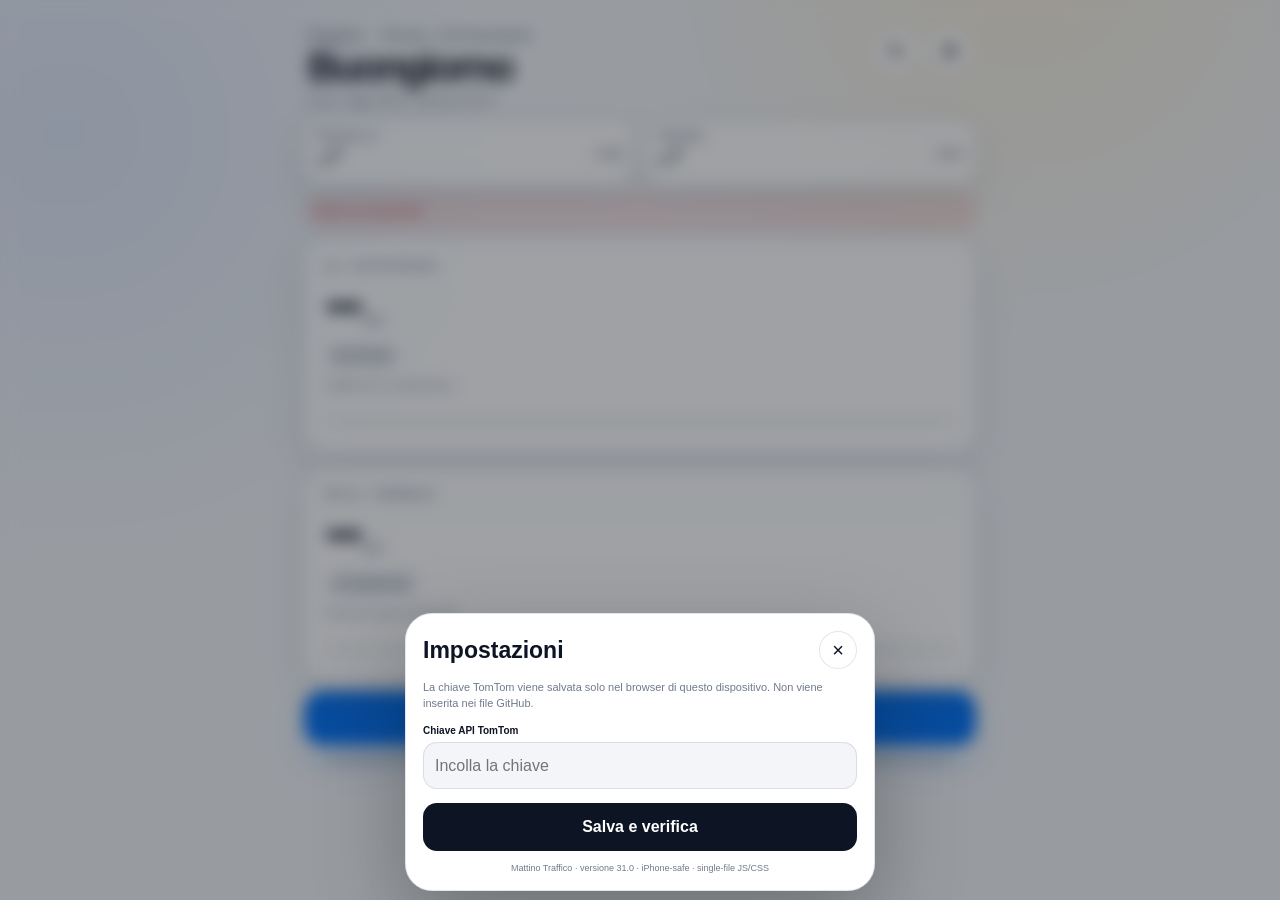
<file: v31.html>
<!doctype html>
<html lang="it">
<head>
<meta charset="utf-8">
<meta http-equiv="Cache-Control" content="no-cache, no-store, must-revalidate">
<meta http-equiv="Pragma" content="no-cache">
<meta http-equiv="Expires" content="0">
<meta name="viewport" content="width=device-width,initial-scale=1,viewport-fit=cover">
<meta name="theme-color" content="#f4f6f9" media="(prefers-color-scheme: light)">
<meta name="theme-color" content="#0c0f14" media="(prefers-color-scheme: dark)">
<meta name="color-scheme" content="light dark">
<meta name="apple-mobile-web-app-capable" content="yes">
<meta name="apple-mobile-web-app-status-bar-style" content="black-translucent">
<meta name="apple-mobile-web-app-title" content="Mattino">
<meta name="format-detection" content="telephone=no">
<link rel="manifest" href="./manifest.webmanifest">
<link rel="apple-touch-icon" href="./icon-180.png">
<link rel="icon" href="./icon-192.png" type="image/png">
<title>Mattino · Traffico</title>
<style>
:root{
  --bg:#f3f5f8;--panel:rgba(255,255,255,.78);--panelSolid:#fff;--ink:#0d1424;--muted:#707a8d;
  --line:rgba(110,124,150,.20);--green:#22bb67;--green2:#079454;--red:#f15047;--red2:#c93232;
  --orange:#ff912f;--blue:#197cff;--shadow:0 16px 45px rgba(30,45,72,.10);
}
@media(prefers-color-scheme:dark){
  :root{--bg:#0c0f14;--panel:rgba(25,29,38,.78);--panelSolid:#171b23;--ink:#f4f7fb;--muted:#9aa5b8;
    --line:rgba(255,255,255,.11);--shadow:0 20px 55px rgba(0,0,0,.30)}
}
*{box-sizing:border-box}
html,body{margin:0;min-height:100%;background:
  radial-gradient(circle at 80% -5%,rgba(255,198,88,.17),transparent 28%),
  radial-gradient(circle at 5% 15%,rgba(59,126,255,.10),transparent 30%),var(--bg);
  color:var(--ink);font-family:-apple-system,BlinkMacSystemFont,"SF Pro Display","Segoe UI",sans-serif;
  -webkit-font-smoothing:antialiased}
body{min-height:100dvh;overflow-x:hidden}
button,input,a{font:inherit}
button,a{-webkit-tap-highlight-color:transparent}
.app{width:min(100%,560px);margin:0 auto;min-height:100dvh;padding:
  max(14px,env(safe-area-inset-top)) max(13px,env(safe-area-inset-right))
  max(18px,env(safe-area-inset-bottom)) max(13px,env(safe-area-inset-left))}
.header{display:flex;align-items:flex-start;justify-content:space-between;gap:12px;padding:4px 4px 12px}
.eyebrow{font-size:13px;color:var(--muted);font-weight:650}
h1{font-size:40px;line-height:.96;letter-spacing:-.055em;margin:5px 0 8px;font-weight:820}
.meta{font-size:12px;color:var(--muted)}
.actions{display:flex;gap:8px}
.circle{width:45px;height:45px;border-radius:50%;border:1px solid var(--line);background:var(--panel);
  color:var(--ink);display:grid;place-items:center;backdrop-filter:blur(20px);-webkit-backdrop-filter:blur(20px);
  box-shadow:inset 0 1px 0 rgba(255,255,255,.35);cursor:pointer;font-size:20px}
.circle:active{transform:scale(.97)}

.weather{display:grid;grid-template-columns:1fr 1fr;gap:8px;margin-bottom:10px}
.weatherCard{background:var(--panel);border:1px solid var(--line);border-radius:18px;padding:10px 12px;
  display:flex;align-items:center;justify-content:space-between;backdrop-filter:blur(20px);-webkit-backdrop-filter:blur(20px);box-shadow:var(--shadow)}
.weatherName{font-size:10px;font-weight:800;letter-spacing:.07em;color:var(--muted)}
.weatherValue{font-size:25px;font-weight:820;margin-top:2px;letter-spacing:-.04em}
.weatherIcon{font-size:27px}

.decision{border-radius:28px;padding:18px;color:#fff;position:relative;overflow:hidden;margin-bottom:10px;box-shadow:0 20px 48px rgba(28,130,82,.20)}
.decision.a1{background:linear-gradient(145deg,var(--green),var(--green2))}
.decision.noa1{background:linear-gradient(145deg,var(--red),var(--red2));box-shadow:0 20px 48px rgba(196,49,46,.22)}
.decision.tie{background:linear-gradient(145deg,#687386,#4f596a);box-shadow:0 20px 48px rgba(60,70,88,.18)}
.decision.loading{background:linear-gradient(145deg,#748093,#5c6676)}
.decision:after{content:"";position:absolute;width:230px;height:230px;border-radius:50%;right:-90px;top:-130px;background:rgba(255,255,255,.09)}
.decisionTop{display:flex;align-items:center;gap:12px;position:relative;z-index:1}
.decisionIcon{width:52px;height:52px;border-radius:17px;background:rgba(255,255,255,.16);display:grid;place-items:center;font-size:27px}
.decisionKicker{font-size:9px;font-weight:800;letter-spacing:.12em;text-transform:uppercase;opacity:.82}
.decisionTitle{font-size:31px;font-weight:900;line-height:1;letter-spacing:-.05em;margin-top:2px}
.decisionSub{font-size:13px;margin-top:6px;opacity:.95}
.live{margin-left:auto;align-self:flex-start;border-radius:999px;padding:6px 8px;background:rgba(255,255,255,.15);font-size:9px;font-weight:800}

.routes{display:grid;grid-template-columns:1fr;gap:10px}
.route{background:var(--panel);border:1px solid var(--line);border-radius:24px;padding:15px;box-shadow:var(--shadow);
  backdrop-filter:blur(22px);-webkit-backdrop-filter:blur(22px);min-height:178px}
.route.recommended{outline:2px solid rgba(34,187,103,.68);outline-offset:-2px}
.routeName{font-size:11px;font-weight:850;letter-spacing:.08em;text-transform:uppercase;color:var(--muted)}
.routeTime{font-size:52px;font-weight:900;letter-spacing:-.065em;line-height:.95;margin-top:10px}
.routeUnit{font-size:12px;font-weight:750;color:var(--muted);margin-left:3px}
.routeStatus{display:inline-flex;align-items:center;gap:6px;margin-top:10px;font-size:11px;font-weight:850;border-radius:999px;padding:7px 9px}
.ok{background:rgba(34,187,103,.12);color:#13884c}.warn{background:rgba(255,145,47,.14);color:#c56c18}.bad{background:rgba(241,80,71,.13);color:#c83b37}.neutral{background:rgba(110,124,150,.12);color:var(--muted)}
.routeDetail{font-size:11px;color:var(--muted);line-height:1.35;margin-top:9px;min-height:30px}
.diff{font-size:12px;font-weight:800;margin-top:7px}

.trafficBar{height:7px;border-radius:999px;background:rgba(120,130,150,.13);overflow:hidden;margin-top:10px}
.trafficFill{height:100%;width:0;border-radius:inherit;transition:width .35s ease;background:var(--green)}
.trafficFill.warn{background:var(--orange)}.trafficFill.bad{background:var(--red)}

.waze{display:flex;align-items:center;justify-content:center;text-decoration:none;min-height:54px;margin-top:10px;border-radius:19px;background:#0a76f6;color:#fff;font-weight:820;font-size:15px;box-shadow:0 15px 34px rgba(10,118,246,.20)}
.note{font-size:10px;color:var(--muted);text-align:center;margin:8px 12px 0;line-height:1.35}
.error{display:none;margin:0 0 10px;border:1px solid rgba(241,80,71,.24);background:rgba(241,80,71,.10);color:#bd3935;border-radius:15px;padding:9px 11px;font-size:11px;line-height:1.35}
.error.show{display:block}

.modal{display:none;position:fixed;inset:0;z-index:1000;background:rgba(7,11,19,.38);backdrop-filter:blur(8px);-webkit-backdrop-filter:blur(8px);align-items:flex-end;justify-content:center;padding:9px}
.modal.open{display:flex}
.sheet{width:min(100%,470px);background:var(--panelSolid);border:1px solid var(--line);border-radius:27px;padding:17px;box-shadow:0 35px 90px rgba(0,0,0,.28);padding-bottom:max(17px,env(safe-area-inset-bottom))}
.sheetHead{display:flex;align-items:center;justify-content:space-between}
.sheetTitle{font-size:23px;font-weight:850}
.sheet p{font-size:11px;color:var(--muted);line-height:1.45}
label{display:block;font-size:10px;font-weight:820;margin:13px 0 6px}
input{width:100%;height:47px;border-radius:14px;border:1px solid var(--line);background:var(--bg);color:var(--ink);padding:0 11px;font-size:16px}
.save{width:100%;height:48px;border:0;border-radius:14px;background:var(--ink);color:var(--panelSolid);font-weight:820;margin-top:14px}
.sheetMsg{font-size:10px;color:var(--muted);margin-top:8px}.version{text-align:center;color:var(--muted);font-size:9px;margin-top:12px}

@media(max-height:720px){
 .app{padding-top:max(7px,env(safe-area-inset-top))}.header{padding-bottom:8px}h1{font-size:33px;margin:3px 0 5px}
 .weather{margin-bottom:7px}.weatherCard{padding:7px 10px}.weatherValue{font-size:21px}.weatherIcon{font-size:22px}
 .decision{padding:13px;border-radius:22px;margin-bottom:7px}.decisionIcon{width:43px;height:43px;border-radius:13px;font-size:22px}
 .decisionTitle{font-size:25px}.decisionSub{font-size:11px;margin-top:4px}
 .routes{gap:8px}.route{padding:12px;border-radius:20px;min-height:154px}.routeTime{font-size:43px;margin-top:7px}
 .routeStatus{margin-top:7px;padding:6px 8px;font-size:10px}.routeDetail{font-size:10px;margin-top:6px}.trafficBar{margin-top:7px}
 .waze{min-height:47px;margin-top:7px}.note{margin-top:5px}
}
@media(min-width:760px){
 .app{width:min(100%,720px);padding:24px}.routes{grid-template-columns:1fr;gap:14px}.route{min-height:190px;padding:20px}.routeTime{font-size:64px}.decisionTitle{font-size:38px}
}
</style>
</head>
<body>
<main class="app">
  <header class="header">
    <div>
      <div class="eyebrow">Reggello → Firenze · Via Panciatichi</div>
      <h1 id="greeting">Buongiorno</h1>
      <div id="meta" class="meta">Aggiornamento in corso…</div>
    </div>
    <div class="actions">
      <button id="refreshBtn" class="circle" type="button" aria-label="Aggiorna">↻</button>
      <button id="settingsBtn" class="circle" type="button" aria-label="Impostazioni">⚙︎</button>
    </div>
  </header>

  <section class="weather">
    <div class="weatherCard">
      <div><div class="weatherName">REGGELLO</div><div id="regTemp" class="weatherValue">--°</div></div>
      <div id="regIcon" class="weatherIcon">—</div>
    </div>
    <div class="weatherCard">
      <div><div class="weatherName">FIRENZE</div><div id="firTemp" class="weatherValue">--°</div></div>
      <div id="firIcon" class="weatherIcon">—</div>
    </div>
  </section>

  <div id="errorBox" class="error"></div>

  <section class="routes">
    <article id="a1Card" class="route">
      <div class="routeName">A1 · AUTOSTRADA</div>
      <div><span id="a1Time" class="routeTime">--</span><span class="routeUnit">min</span></div>
      <div id="a1Status" class="routeStatus neutral">IN ATTESA</div>
      <div id="a1Detail" class="routeDetail">Traffico A1 in caricamento…</div>
      <div class="trafficBar"><div id="a1Bar" class="trafficFill"></div></div>
      <div id="a1Diff" class="diff"></div>
    </article>

    <article id="normalCard" class="route">
      <div class="routeName">NO A1 · NORMALE</div>
      <div><span id="normalTime" class="routeTime">--</span><span class="routeUnit">min</span></div>
      <div id="normalStatus" class="routeStatus neutral">ALTERNATIVA</div>
      <div id="normalDetail" class="routeDetail">Percorso senza autostrada</div>
      <div class="trafficBar"><div id="normalBar" class="trafficFill"></div></div>
      <div id="normalDiff" class="diff"></div>
    </article>
  </section>

  <a class="waze" href="https://waze.com/ul?q=Via%20Panciatichi%2017%2C%20Firenze%2C%20Italia&navigate=yes" target="_blank" rel="noopener">Apri Waze verso il lavoro</a>
  <div class="note">La dashboard decide A1 / No A1 con TomTom Traffic. Waze viene aperto solo per la navigazione e può ricalcolare autonomamente il percorso.</div>
</main>

<div id="settingsDialog" class="modal" aria-hidden="true">
  <form id="settingsForm" class="sheet">
    <div class="sheetHead">
      <div class="sheetTitle">Impostazioni</div>
      <button id="closeBtn" class="circle" type="button" style="width:38px;height:38px">×</button>
    </div>
    <p>La chiave TomTom viene salvata solo nel browser di questo dispositivo. Non viene inserita nei file GitHub.</p>
    <label for="tomtomKey">Chiave API TomTom</label>
    <input id="tomtomKey" type="password" autocomplete="off" autocapitalize="off" spellcheck="false" placeholder="Incolla la chiave">
    <button class="save" type="submit">Salva e verifica</button>
    <div id="sheetMsg" class="sheetMsg"></div>
    <div class="version">Mattino Traffico · versione 31.0 · iPhone-safe · single-file JS/CSS</div>
  </form>
</div>

<script>
(()=>{
"use strict";
const BUILD="31.0";
const $=s=>document.querySelector(s);
const HOME_ADDR="Via J. F. Kennedy 9, Reggello, Firenze, Italia";
const WORK_ADDR="Via Panciatichi 17, Firenze, Italia";
const INCISA={lat:43.66393,lon:11.45768};
const FIRENZE_SUD={lat:43.74225,lon:11.28054};
const WEATHER={reg:{lat:43.6817,lon:11.5299},fir:{lat:43.7696,lon:11.2558}};
const KEY_STORE="morning.tomtomApiKey.v30";
const POS_STORE="morning.positions.v31";
const DATA_STORE="morning.lastTraffic.v31";
const REFRESH_MS=5*60*1000;

const ui={
 greeting:$("#greeting"),meta:$("#meta"),refresh:$("#refreshBtn"),settings:$("#settingsBtn"),error:$("#errorBox"),
 a1Card:$("#a1Card"),normalCard:$("#normalCard"),a1Time:$("#a1Time"),normalTime:$("#normalTime"),
 a1Status:$("#a1Status"),normalStatus:$("#normalStatus"),a1Detail:$("#a1Detail"),normalDetail:$("#normalDetail"),
 a1Bar:$("#a1Bar"),normalBar:$("#normalBar"),a1Diff:$("#a1Diff"),normalDiff:$("#normalDiff"),
 regTemp:$("#regTemp"),regIcon:$("#regIcon"),firTemp:$("#firTemp"),firIcon:$("#firIcon"),
 dialog:$("#settingsDialog"),form:$("#settingsForm"),close:$("#closeBtn"),key:$("#tomtomKey"),sheetMsg:$("#sheetMsg")
};

let busy=false,timer=null;

function safeGet(k){try{return window.localStorage ? localStorage.getItem(k) : ""}catch(e){return ""}}
function safeSet(k,v){try{if(window.localStorage)localStorage.setItem(k,v);return true}catch(e){return false}}
function safeRemove(k){try{if(window.localStorage)localStorage.removeItem(k)}catch(e){}}

window.addEventListener("error",function(e){
  try{showError("Errore iPhone v"+BUILD+": "+(e.message||"errore JavaScript"));}catch(_){}
});
window.addEventListener("unhandledrejection",function(e){
  try{
    var msg=(e.reason && e.reason.message)?e.reason.message:String(e.reason||"errore");
    showError("Errore iPhone v"+BUILD+": "+msg);
  }catch(_){}
});

function clock(d=new Date()){
 return new Intl.DateTimeFormat("it-IT",{hour:"2-digit",minute:"2-digit",hourCycle:"h23"}).format(d);
}
function greeting(){
 const h=Number(new Intl.DateTimeFormat("en",{hour:"2-digit",hourCycle:"h23",timeZone:"Europe/Rome"}).format(new Date()));
 ui.greeting.textContent=h<12?"Buongiorno":h<18?"Buon pomeriggio":"Buonasera";
}
function showError(msg=""){ui.error.textContent=msg;ui.error.classList.toggle("show",!!msg)}
function setStatus(el,text,kind){el.textContent=text;el.className="routeStatus "+kind}
function setBar(el,pct,kind){el.style.width=Math.max(3,Math.min(100,pct))+"%";el.className="trafficFill "+(kind||"")}

function migrateKey(){
 let key=safeGet(KEY_STORE)||safeGet("commute.tomtomApiKey.v1")||"";
 if(!key){
  for(const old of ["morningCfgV25","morningMilanoV23","morningMilanoV22","morningMilanoV21","morningMilanoV20"]){
   try{const o=JSON.parse(safeGet(old)||"{}");if(o.tomtom){key=o.tomtom;break}}catch(e){}
  }
 }
 if(key)safeSet(KEY_STORE,key);
 return key;
}
function getKey(){return safeGet(KEY_STORE)||migrateKey()||""}

async function geocode(address){
 const key=getKey();
 const u="https://api.tomtom.com/search/2/geocode/"+encodeURIComponent(address)+".json?key="+encodeURIComponent(key)+"&limit=1&countrySet=IT&language=it-IT";
 var r;
 try{r=await fetch(u,{cache:"no-store",mode:"cors"});}
 catch(e){throw new Error("Safari non riesce a collegarsi a TomTom (rete/CORS)");}
 if(!r.ok)throw new Error("TomTom geocoding HTTP "+r.status);
 const j=await r.json();
 if(!j.results || !j.results.length)throw new Error("Indirizzo non trovato");
 return j.results[0].position;
}
async function positions(){
 try{
  const p=JSON.parse(safeGet(POS_STORE)||"null");
  if(p && p.home && p.home.lat && p.work && p.work.lat)return p;
 }catch(e){}
 const [home,work]=await Promise.all([geocode(HOME_ADDR),geocode(WORK_ADDR)]);
 const p={home,work};safeSet(POS_STORE,JSON.stringify(p));return p;
}
async function route(points,{avoidMotorways=false}={}){
 const key=getKey();
 const locs=points.map(p=>`${p.lat},${p.lon}`).join(":");
 const q=new URLSearchParams({
  key,traffic:"true",travelMode:"car",routeType:"fastest",
  computeTravelTimeFor:"all",routeRepresentation:"summaryOnly",
  sectionType:"traffic",departAt:"now"
 });
 if(avoidMotorways)q.set("avoid","motorways");
 var r;
 try{r=await fetch(`https://api.tomtom.com/routing/1/calculateRoute/${locs}/json?${q}`,{cache:"no-store",mode:"cors"});}
 catch(e){throw new Error("Safari non riesce a collegarsi a TomTom (rete/CORS)");}
 if(!r.ok){
  let m="";try{const j=await r.json();m=(j && j.detailedError && j.detailedError.message)||(j && j.error && j.error.description)||""}catch(e){}
  throw new Error(`TomTom Routing ${r.status}${m?": "+m:""}`);
 }
 const j=await r.json(),s=(j.routes && j.routes[0]) ? j.routes[0].summary : null;
 if(!s)throw new Error("TomTom non ha restituito un percorso");
 return s;
}
function mins(sec){return Math.max(1,Math.round(Number(sec||0)/60))}
function parseSummary(s){
 const current=mins(s.travelTimeInSeconds);
 const delay=Math.max(0,mins(s.trafficDelayInSeconds||0)-1); // mins() floors min 1: compensate when 0
 const delayReal=Math.max(0,Math.round(Number(s.trafficDelayInSeconds||0)/60));
 const noTraffic=s.noTrafficTravelTimeInSeconds?mins(s.noTrafficTravelTimeInSeconds):Math.max(1,current-delayReal);
 const ratio=current/Math.max(1,noTraffic);
 return {current,delay:delayReal,noTraffic,ratio};
}
function a1Level(x){
 if(x.delay>=30||x.ratio>=1.65)return {text:"BLOCCATA",kind:"bad",icon:"⛔"};
 if(x.delay>=15||x.ratio>=1.40)return {text:"CODA PESANTE",kind:"bad",icon:"🔴"};
 if(x.delay>=7||x.ratio>=1.20)return {text:"RALLENTATA",kind:"warn",icon:"🟠"};
 return {text:"SCORREVOLE",kind:"ok",icon:"🟢"};
}
function normalLevel(x){
 if(x.delay>=20||x.ratio>=1.45)return {text:"RALLENTATA",kind:"bad"};
 if(x.delay>=8||x.ratio>=1.22)return {text:"TRAFFICO",kind:"warn"};
 return {text:"SCORREVOLE",kind:"ok"};
}
function choice(a1,norm){
 const d=a1.current-norm.current;
 if(d<=-2)return "A1";
 if(d>=2)return "NOA1";
 return "TIE";
}
function renderTraffic(data,state="live"){
 const {a1,norm}=data, c=choice(a1,norm), al=a1Level(a1), nl=normalLevel(norm);
 const diff=Math.abs(a1.current-norm.current);

 ui.a1Time.textContent=a1.current; ui.normalTime.textContent=norm.current;
 setStatus(ui.a1Status,al.icon+" "+al.text,al.kind);
 setStatus(ui.normalStatus,nl.text,nl.kind);
 ui.a1Detail.textContent=a1.delay?`+${a1.delay} min per traffico · senza traffico ~${a1.noTraffic} min`:`Nessun ritardo significativo · ~${a1.noTraffic} min senza traffico`;
 ui.normalDetail.textContent=norm.delay?`+${norm.delay} min per traffico · senza traffico ~${norm.noTraffic} min`:`Percorso senza autostrada · ~${norm.noTraffic} min`;
 setBar(ui.a1Bar,Math.min(100,15+a1.delay*2.7),al.kind);
 setBar(ui.normalBar,Math.min(100,15+norm.delay*2.7),nl.kind);
 ui.a1Card.classList.toggle("recommended",c==="A1");
 ui.normalCard.classList.toggle("recommended",c==="NOA1");

 if(c==="A1"){ui.a1Diff.textContent=`${diff} min più veloce`;ui.normalDiff.textContent=`${diff} min più lenta`}
 else if(c==="NOA1"){ui.a1Diff.textContent=`${diff} min più lenta`;ui.normalDiff.textContent=`${diff} min più veloce`}
 else{ui.a1Diff.textContent="Tempi equivalenti";ui.normalDiff.textContent="Tempi equivalenti"}
}
function loadLast(){
 try{const d=JSON.parse(safeGet(DATA_STORE)||"null");if(d && d.a1 && d.norm){renderTraffic(d,"stale");return true}}catch(e){}
 return false;
}
async function refreshTraffic(){
 if(!getKey()){if(!loadLast())showError("Inserisci la chiave TomTom da ⚙︎ per attivare il traffico.");return false}
 const p=await positions();
 // A1 is forced through both toll-plaza waypoints; the normal route explicitly avoids motorways.
 const [a1s,norms]=await Promise.all([
  route([p.home,INCISA,FIRENZE_SUD,p.work]),
  route([p.home,p.work],{avoidMotorways:true})
 ]);
 const data={a1:parseSummary(a1s),norm:parseSummary(norms),ts:Date.now()};
 safeSet(DATA_STORE,JSON.stringify(data));renderTraffic(data,"live");return true;
}

function weatherIcon(code){
 code=Number(code);if(code===0)return"☀️";if([1,2].includes(code))return"🌤️";if(code===3)return"☁️";
 if([45,48].includes(code))return"🌫️";if([51,53,55,56,57].includes(code))return"🌦️";
 if([61,63,65,66,67,80,81,82].includes(code))return"🌧️";if([71,73,75,77,85,86].includes(code))return"🌨️";
 if([95,96,99].includes(code))return"⛈️";return"🌥️";
}
async function weather(point){
 const q=new URLSearchParams({latitude:point.lat,longitude:point.lon,current:"temperature_2m,weather_code",timezone:"Europe/Rome"});
 var r;
 try{r=await fetch("https://api.open-meteo.com/v1/forecast?"+q,{cache:"no-store",mode:"cors"});}
 catch(e){throw new Error("Safari non riesce a collegarsi al meteo");}
 if(!r.ok)throw new Error("Open-Meteo HTTP "+r.status);const j=await r.json();
 return {temp:Math.round(j.current.temperature_2m),icon:weatherIcon(j.current.weather_code)};
}
async function refreshWeather(){
 const [r,f]=await Promise.all([weather(WEATHER.reg),weather(WEATHER.fir)]);
 ui.regTemp.textContent=r.temp+"°";ui.regIcon.textContent=r.icon;ui.firTemp.textContent=f.temp+"°";ui.firIcon.textContent=f.icon;
}
async function refreshAll(){
 if(busy)return;busy=true;ui.refresh.textContent="…";ui.refresh.disabled=true;showError("");
 const errs=[];
 const traffic=refreshTraffic().catch(e=>{errs.push(e.message||"Traffico non disponibile");loadLast();return false});
 const met=refreshWeather().catch(e=>{errs.push("Meteo non disponibile");return false});
 await Promise.all([traffic,met]);
 const next=new Date(Date.now()+REFRESH_MS);ui.meta.textContent=`v${BUILD} · Agg. ${clock()} · prossimo ${clock(next)}`;
 if(errs.length)showError([...new Set(errs)].join(" · "));
 busy=false;ui.refresh.textContent="↻";ui.refresh.disabled=false;
}
function openSettings(){
 ui.key.value=getKey();ui.sheetMsg.textContent="";
 ui.dialog.classList.add("open");ui.dialog.setAttribute("aria-hidden","false");
 document.body.style.overflow="hidden";
}
function closeSettings(){
 ui.dialog.classList.remove("open");ui.dialog.setAttribute("aria-hidden","true");
 document.body.style.overflow="";
}
ui.settings.addEventListener("click",openSettings);ui.close.addEventListener("click",closeSettings);
ui.refresh.addEventListener("click",refreshAll);
ui.form.addEventListener("submit",async e=>{
 e.preventDefault();const k=ui.key.value.trim();
 if(!k){ui.sheetMsg.textContent="Inserisci la chiave TomTom.";return}
 safeSet(KEY_STORE,k);safeRemove(POS_STORE);ui.sheetMsg.textContent="Salvata. Verifico…";
 try{await refreshAll();ui.sheetMsg.textContent="Chiave salvata.";setTimeout(closeSettings,450)}
 catch(e){ui.sheetMsg.textContent=e.message||"Verifica non riuscita"}
});
ui.dialog.addEventListener("click",function(e){if(e.target===ui.dialog)closeSettings();});
document.addEventListener("visibilitychange",()=>{if(document.visibilityState==="visible")refreshAll()});

greeting();setInterval(greeting,60000);loadLast();refreshAll();timer=setInterval(refreshAll,REFRESH_MS);
if(!getKey())setTimeout(openSettings,350);
})();
</script>
</body>
</html>
</file>
<file: train-ios27.css>
/* Train · iOS 27 inspired redesign */
:root{
  --t-bg:#edf4fb;--t-bg2:#dce9f6;--t-text:#17263a;--t-muted:#68798c;
  --t-glass:rgba(255,255,255,.68);--t-edge:rgba(255,255,255,.78);--t-line:rgba(51,84,120,.12);
  --t-shadow:0 16px 42px rgba(52,79,108,.12);--t-shadow-soft:0 8px 22px rgba(52,79,108,.09);
  --t-blue:#4b98ee;--t-green:#4ab77d;--t-red:#e06269;--t-amber:#dfa34d;
}
html,body{background:radial-gradient(circle at 14% 3%,rgba(111,174,231,.22),transparent 30%),radial-gradient(circle at 88% 9%,rgba(191,217,240,.30),transparent 31%),linear-gradient(155deg,var(--t-bg),var(--t-bg2))!important;color:var(--t-text)!important}
.app{width:min(100%,900px)!important;padding:max(18px,env(safe-area-inset-top)) 14px max(22px,env(safe-area-inset-bottom))!important}
.hero{min-height:0!important;padding:4px 2px 18px!important;border-radius:0!important;overflow:visible!important}
.hero:before,.hero:after{display:none!important}
.route-mini,.refresh-meta{color:var(--t-muted)!important}
.route-mini{font-size:12px!important;font-weight:700!important;margin-top:2px!important}
h1{font-size:clamp(38px,6vw,54px)!important;line-height:.95!important;margin:5px 0 7px!important;font-weight:820!important;letter-spacing:-.058em!important}
.actions{gap:8px!important}.circle{width:46px!important;height:46px!important;background:rgba(255,255,255,.60)!important;border:1px solid var(--t-edge)!important;box-shadow:0 8px 22px rgba(48,78,108,.10),inset 0 1px 0 rgba(255,255,255,.78)!important;backdrop-filter:blur(24px) saturate(160%)!important;-webkit-backdrop-filter:blur(24px) saturate(160%)!important}
.notice{display:none!important;border-radius:18px!important;margin-bottom:10px!important}
.cards{display:grid!important;grid-template-columns:1fr!important;gap:10px!important}
.train-card{min-height:0!important;border-radius:26px!important;padding:16px!important;background:var(--t-glass)!important;border:1px solid var(--t-edge)!important;box-shadow:var(--t-shadow-soft)!important;backdrop-filter:blur(28px) saturate(155%)!important;-webkit-backdrop-filter:blur(28px) saturate(155%)!important}
.train-card:after{display:none!important}
.card-head{align-items:center!important}.trip-pill{padding:6px 10px!important;font-size:11px!important;border-radius:999px!important}.brand{font-size:9px!important}
.route-line{font-size:14px!important;color:var(--t-muted)!important;margin-top:10px!important;font-weight:650!important}
.train-number{font-size:22px!important;margin-top:5px!important;gap:7px!important}.train-glyph{font-size:22px!important}
.main-row{align-items:center!important;margin-top:5px!important}.departure{font-size:clamp(58px,15vw,76px)!important;line-height:.9!important;font-weight:850!important}
.status-pill{min-width:0!important;padding:9px 11px!important;font-size:11px!important;box-shadow:none!important}
.status-pill.ok{background:rgba(74,183,125,.14)!important;color:#23885a!important}.status-pill.delay{background:rgba(223,163,77,.16)!important;color:#aa6f19!important}.status-pill.bad{background:rgba(224,98,105,.15)!important;color:#b84249!important}.status-pill.neutral{background:rgba(104,121,140,.10)!important;color:var(--t-muted)!important}
.punctuality{margin-top:10px!important;padding:9px 11px!important;border-radius:15px!important;font-size:12px!important;box-shadow:none!important}
.punctuality.ok{background:rgba(74,183,125,.11)!important;color:#23885a!important;border-color:rgba(74,183,125,.18)!important}.punctuality.late,.punctuality.bad{background:rgba(224,98,105,.13)!important;color:#b84249!important;border-color:rgba(224,98,105,.20)!important}.punctuality.early{background:rgba(75,152,238,.12)!important;color:#337dca!important;border-color:rgba(75,152,238,.20)!important}.punctuality.neutral{background:rgba(104,121,140,.09)!important;color:var(--t-muted)!important}
.timing-split{margin-top:10px!important;border-radius:18px!important;background:rgba(255,255,255,.34)!important;border:1px solid var(--t-line)!important;box-shadow:none!important}
.timing-cell{padding:10px 8px!important}.timing-cell:first-child,.timing-cell:last-child{background:transparent!important}.timing-cell+.timing-cell{border-left:1px solid var(--t-line)!important}
.timing-label{font-size:9px!important;color:var(--t-muted)!important}.timing-time{font-size:clamp(38px,10vw,50px)!important;color:var(--t-text)!important}.timing-delta{font-size:10px!important}
.live-note{color:var(--t-muted)!important;margin-top:7px!important}.divider{margin:11px 0 8px!important;background:var(--t-line)!important}
.weather-strip{border:0!important}.weather-item{padding:3px 5px!important}.weather-city{font-size:11px!important;color:var(--t-muted)!important}.weather-ico{font-size:23px!important}.weather-temp{font-size:17px!important}
.scooter{border-radius:20px!important;margin-top:2px!important;padding:11px 13px!important;background:rgba(255,255,255,.52)!important;border:1px solid var(--t-edge)!important;box-shadow:var(--t-shadow-soft)!important}.scooter-icon{width:42px!important;height:42px!important;border-radius:14px!important;background:rgba(75,152,238,.11)!important}.scooter-title{font-size:14px!important}.scooter-sub{font-size:10px!important}
.footer{display:none!important}
@media(min-width:760px){.cards{grid-template-columns:1fr 1fr!important}.scooter{grid-column:1/-1!important}.train-card{padding:20px!important}.departure{font-size:72px!important}.timing-time{font-size:50px!important}}
@media(max-width:759px){.app{padding:max(14px,env(safe-area-inset-top)) 8px max(14px,env(safe-area-inset-bottom))!important}.hero{padding:2px 3px 14px!important}h1{font-size:36px!important}.circle{width:43px!important;height:43px!important}.train-card{border-radius:23px!important;padding:13px!important}.departure{font-size:60px!important}.timing-time{font-size:39px!important}.status-pill{font-size:10px!important;padding:8px 9px!important}}
@media(prefers-color-scheme:dark){:root{--t-bg:#191e24;--t-bg2:#252c34;--t-text:#f2f5f8;--t-muted:#a8b1bb;--t-glass:rgba(37,44,52,.76);--t-edge:rgba(255,255,255,.09);--t-line:rgba(255,255,255,.08);--t-shadow:0 18px 46px rgba(0,0,0,.28);--t-shadow-soft:0 9px 24px rgba(0,0,0,.18)}html,body{background:radial-gradient(circle at 15% 2%,rgba(76,126,174,.18),transparent 30%),radial-gradient(circle at 90% 8%,rgba(94,111,128,.13),transparent 28%),linear-gradient(155deg,#191e24,#252c34)!important}.circle,.scooter{background:rgba(40,47,56,.76)!important;border-color:rgba(255,255,255,.09)!important}.train-card{background:rgba(37,44,52,.76)!important;border-color:rgba(255,255,255,.09)!important}.timing-split{background:rgba(255,255,255,.035)!important}.status-pill.ok,.punctuality.ok{color:#7ad5a5!important}.status-pill.delay{color:#efbd73!important}.status-pill.bad,.punctuality.late,.punctuality.bad{color:#ff858b!important}.punctuality.early{color:#8fb8ff!important}}
</file>
